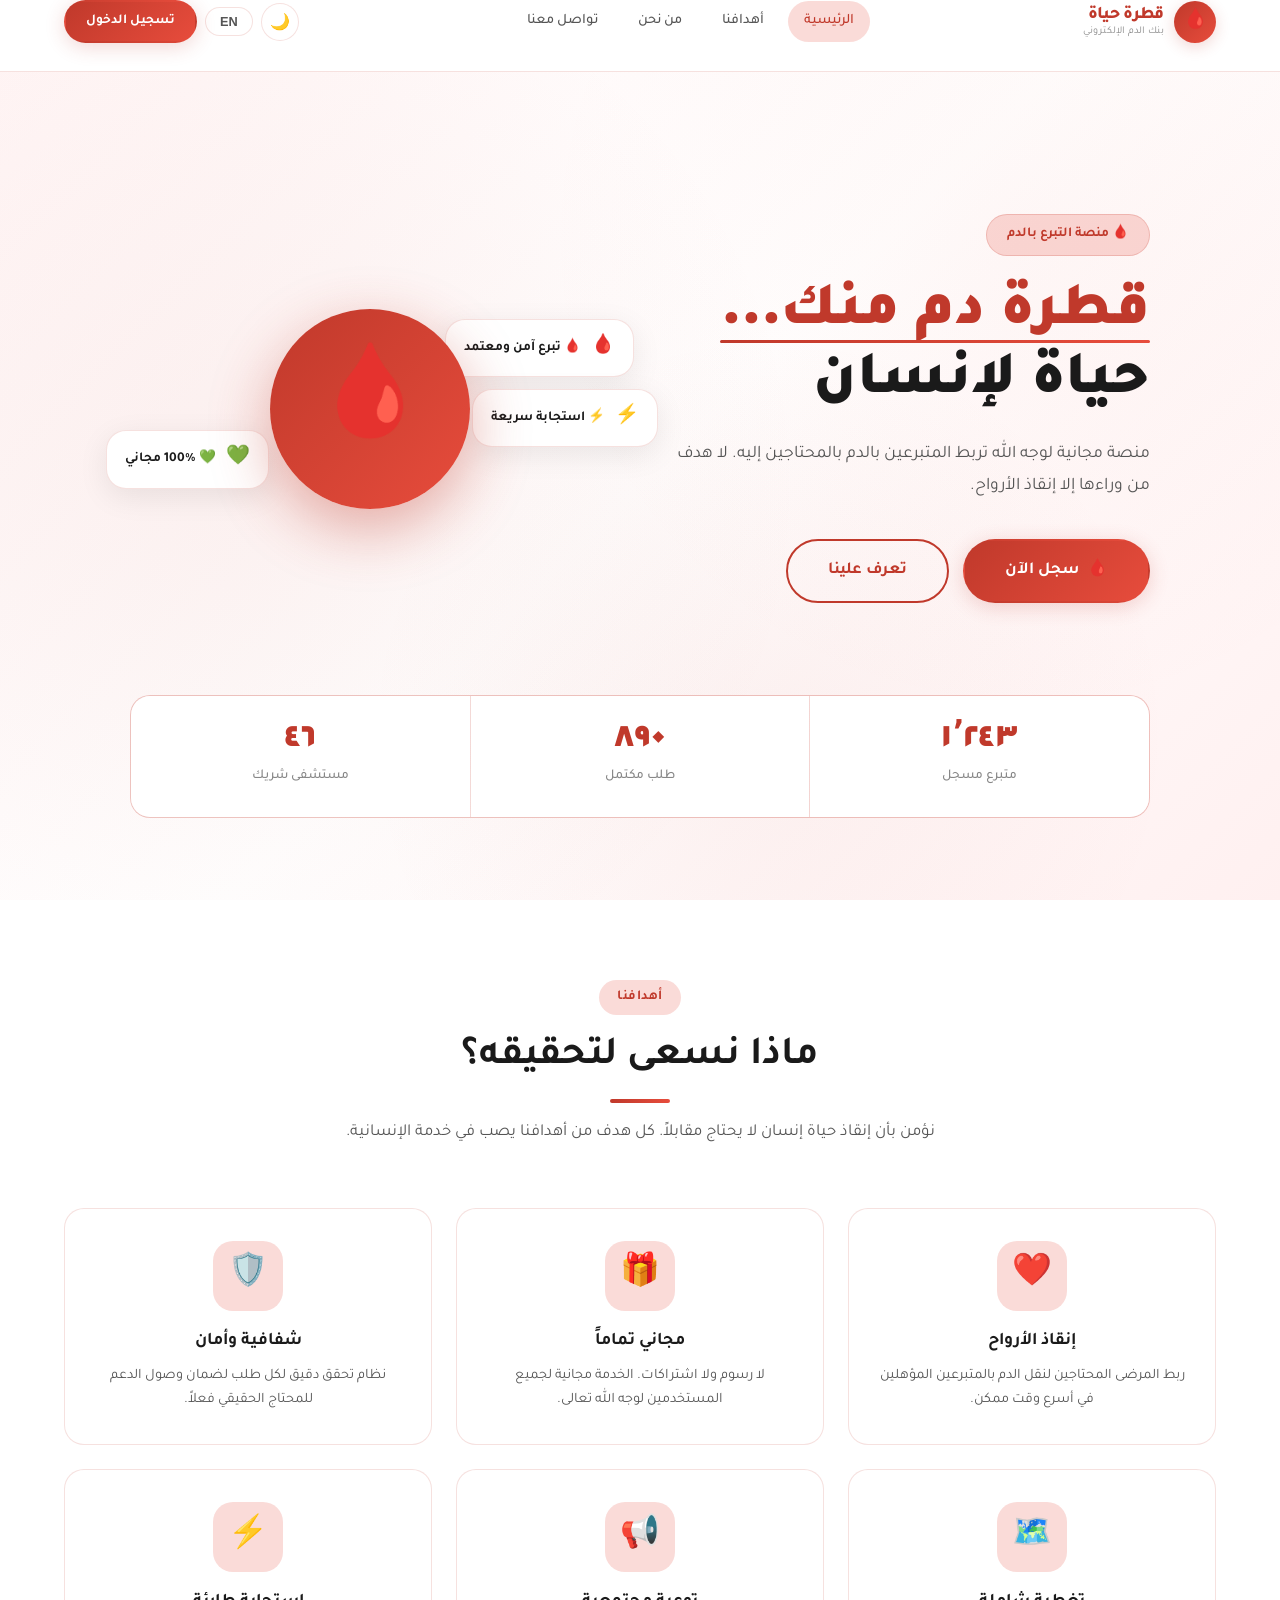
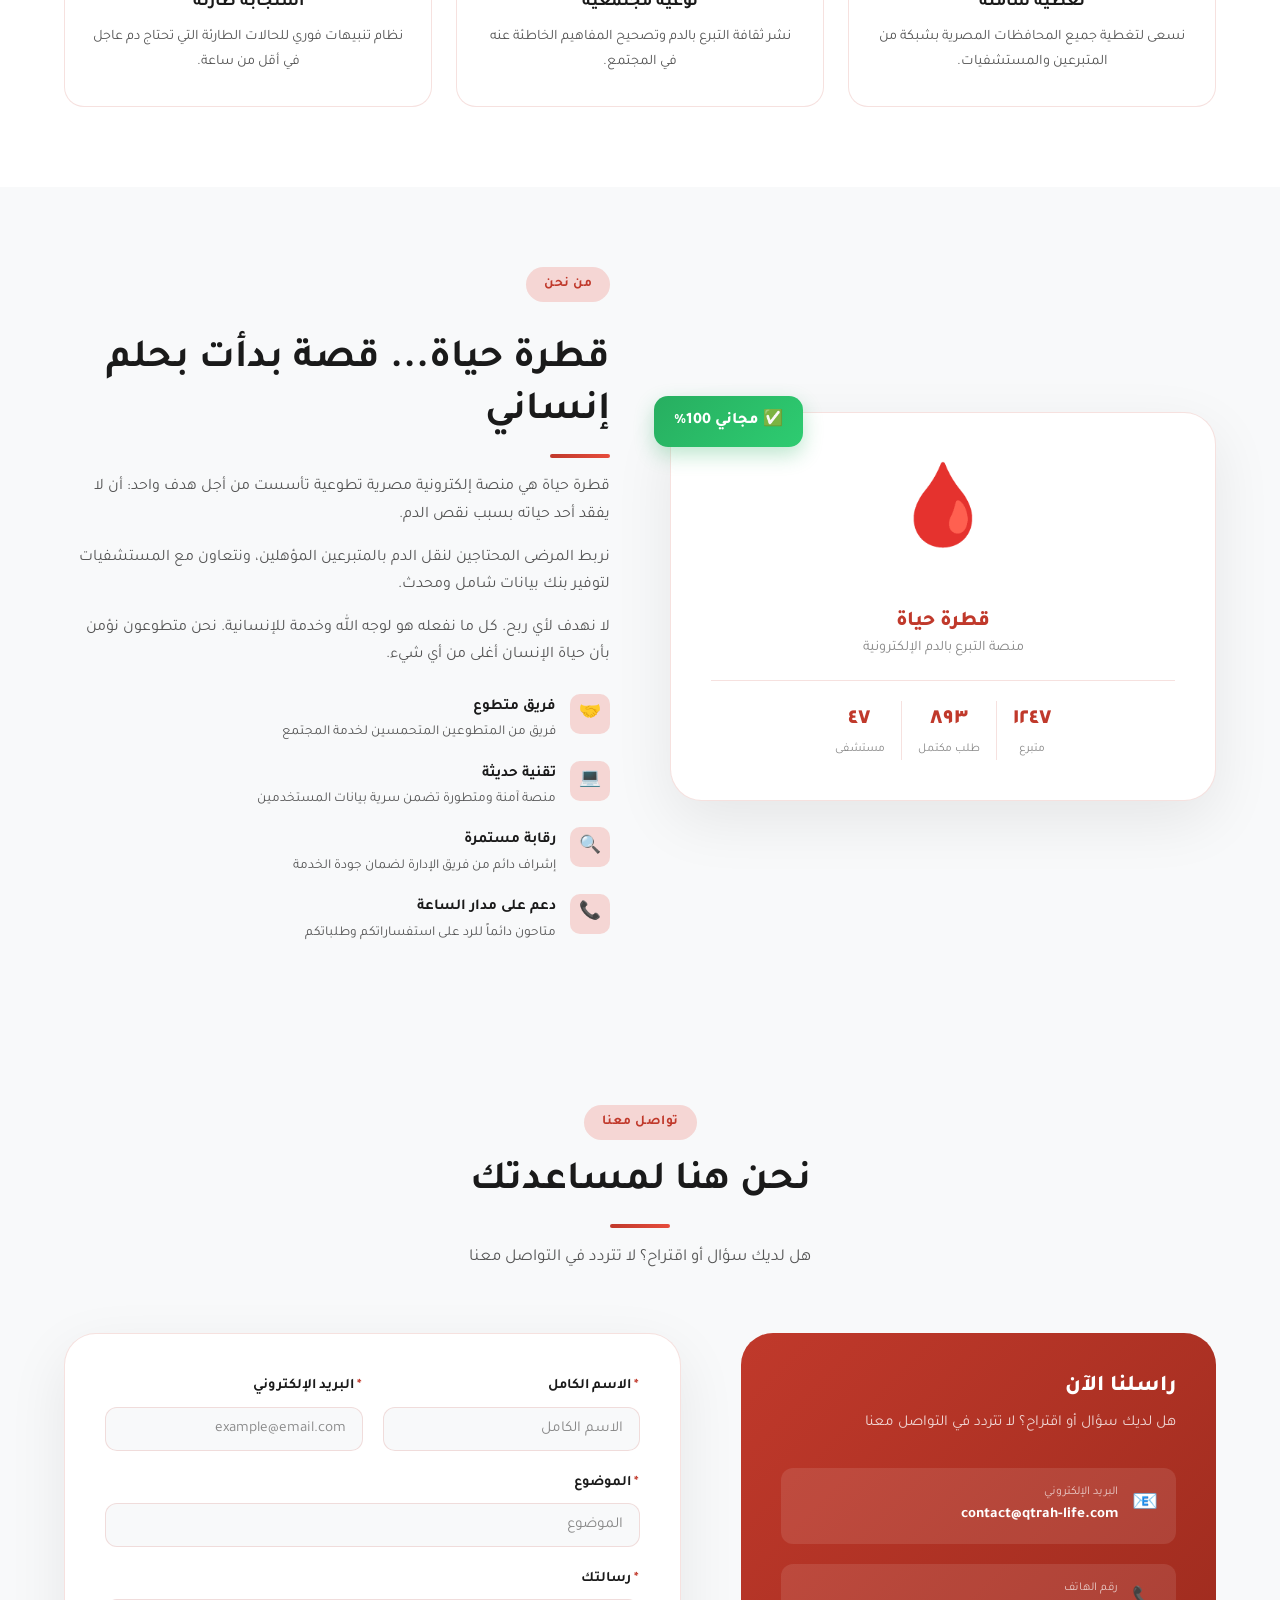
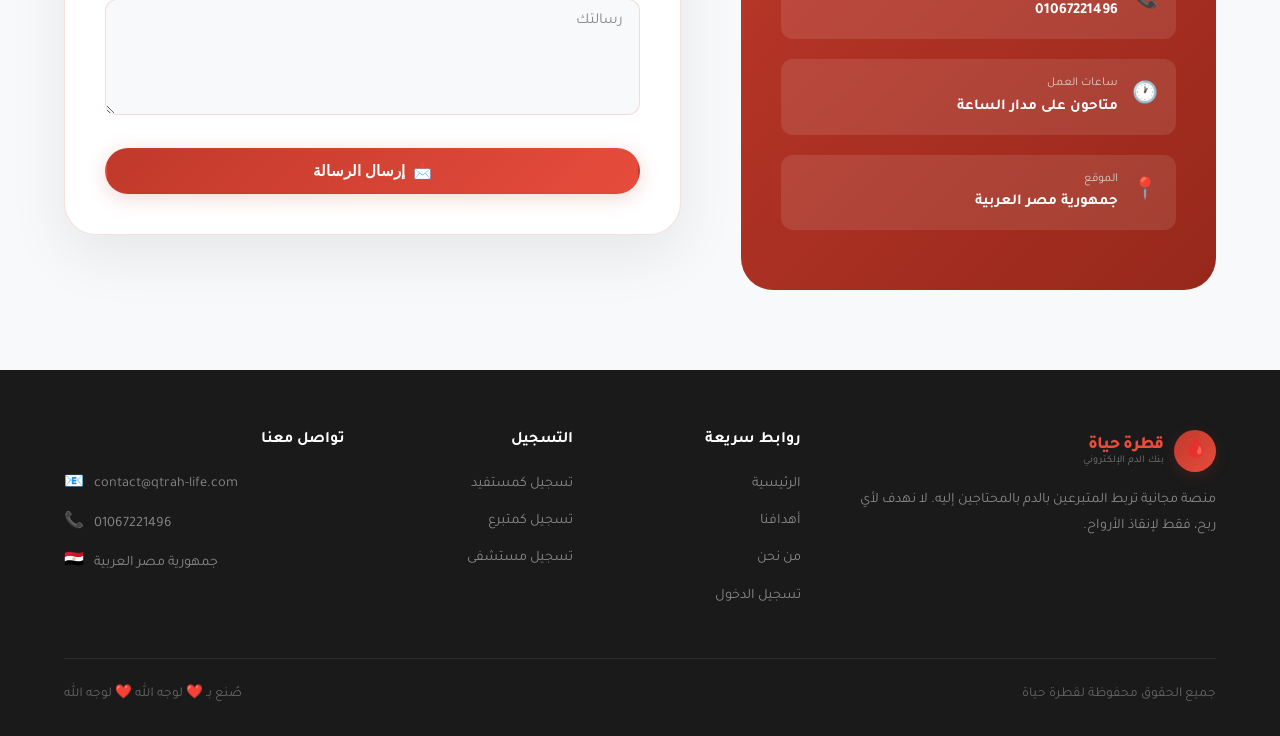
<file: index.html>
<!DOCTYPE html>
<html lang="ar" dir="rtl" data-theme="light">
<head>
  <meta charset="UTF-8">
  <meta name="viewport" content="width=device-width, initial-scale=1.0">
  <title>قطرة حياة - بنك الدم الإلكتروني</title>
  <meta name="description" content="قطرة حياة - منصة مجانية لربط المتبرعين بالدم بالمحتاجين. لا نهدف لأي ربح.">
  <link rel="icon" href="data:image/svg+xml,<svg xmlns='http://www.w3.org/2000/svg' viewBox='0 0 100 100'><text y='.9em' font-size='90'>🩸</text></svg>">
  <link rel="stylesheet" href="style.css">
  <link rel="stylesheet" href="animations.css">
  <link rel="stylesheet" href="components.css">
</head>
<body>

<header class="header" id="header">
  <div class="container">
    <div class="header-inner">
      <a href="index.html" class="logo">
        <div class="logo-icon">🩸</div>
        <div class="logo-text">
          <span class="name" data-i18n-ar="قطرة حياة" data-i18n-en="Drop of Life">قطرة حياة</span>
          <span class="tagline" data-i18n-ar="بنك الدم الإلكتروني" data-i18n-en="Online Blood Bank">بنك الدم الإلكتروني</span>
        </div>
      </a>

      <nav class="nav">
        <a href="#home" class="nav-link active" data-i18n="nav.home">الرئيسية</a>
        <a href="#goals" class="nav-link" data-i18n="nav.goals">أهدافنا</a>
        <a href="#about" class="nav-link" data-i18n="nav.about">من نحن</a>
        <a href="#contact" class="nav-link" data-i18n="nav.contact">تواصل معنا</a>
      </nav>

      <div class="header-actions">
        <button class="btn-icon theme-toggle" title="الوضع الداكن">🌙</button>
        <button class="lang-toggle">EN</button>
        <a href="login.html" class="btn btn-primary btn-sm btn-login-header ripple-btn" data-i18n="nav.login">تسجيل الدخول</a>
        <a href="dashboard-user.html" class="btn btn-outline btn-sm dash-link" style="display:none" data-i18n="nav.dashboard">لوحة التحكم</a>
        <button class="btn btn-outline btn-sm btn-logout" style="display:none" data-i18n="nav.logout">تسجيل الخروج</button>
        
        <button class="hamburger" id="hamburger" aria-label="القائمة">
          <span></span>
          <span></span>
          <span></span>
        </button>
      </div>
    </div>
  </div>
</header>

<nav class="mobile-nav" id="mobile-nav">
  <a href="#home" class="mobile-nav-link" data-i18n="nav.home" onclick="App.toggleMenu(false)">🏠 الرئيسية</a>
  <a href="#goals" class="mobile-nav-link" data-i18n="nav.goals" onclick="App.toggleMenu(false)">🎯 أهدافنا</a>
  <a href="#about" class="mobile-nav-link" data-i18n="nav.about" onclick="App.toggleMenu(false)">👥 من نحن</a>
  <a href="#contact" class="mobile-nav-link" data-i18n="nav.contact" onclick="App.toggleMenu(false)">📞 تواصل معنا</a>
  <div style="padding: 4px 0; border-top: 1px solid var(--border); margin-top: 8px;">
    <a href="login.html" class="btn btn-primary btn-full mt-8" style="justify-content:center;">🩸 تسجيل الدخول</a>
  </div>
</nav>

<main class="page-content">

  <section class="hero" id="home">
    <div class="hero-bg-pattern"></div>
    <div class="blood-drops-bg">
      <span class="blood-drop">🩸</span>
      <span class="blood-drop">❤️</span>
      <span class="blood-drop">🩸</span>
      <span class="blood-drop">💉</span>
      <span class="blood-drop">🩸</span>
      <span class="blood-drop">❤️</span>
    </div>

    <div class="container">
      <div class="hero-grid">
        <div class="hero-content animate-fadeInUp">
          <div class="hero-tag" data-i18n="hero.tag">🩸 منصة التبرع بالدم</div>

          <h1 class="hero-title">
            <span class="highlight" data-i18n-split="hero.title.1">قطرة دم منك...</span><br>
            <span data-i18n-split="hero.title.2">حياة لإنسان</span>
          </h1>

          <p class="hero-desc" data-i18n="hero.desc">
            منصة مجانية لوجه الله تربط المتبرعين بالدم بالمحتاجين إليه. لا هدف من وراءها إلا إنقاذ الأرواح.
          </p>

          <div class="hero-actions">
            <a href="login.html" class="btn btn-primary btn-lg ripple-btn">
              <span>🩸</span> <span data-i18n="hero.btn.register">سجل الآن</span>
            </a>
            <a href="#about" class="btn btn-outline btn-lg">
              <span data-i18n="hero.btn.learn">تعرف علينا</span>
            </a>
          </div>
        </div>

        <div class="hero-visual animate-fadeIn delay-300">
          <div class="hero-icon-wrap">
            <div class="hero-main-icon">🩸</div>
          </div>
          <div class="hero-floating-cards">
            <div class="hero-float-card">
              <span class="icon">🩸</span>
              <span data-i18n="hero.card1">تبرع آمن ومعتمد</span>
            </div>
            <div class="hero-float-card">
              <span class="icon">💚</span>
              <span data-i18n="hero.card2">100% مجاني</span>
            </div>
            <div class="hero-float-card">
              <span class="icon">⚡</span>
              <span data-i18n="hero.card3">استجابة سريعة</span>
            </div>
          </div>
        </div>
      </div>

      <div class="stats-bar reveal mt-32">
        <div class="stat-item">
          <div class="stat-number" data-target="1247">٠</div>
          <div class="stat-label" data-i18n="stat.donors">متبرع مسجل</div>
        </div>
        <div class="stat-item">
          <div class="stat-number" data-target="893">٠</div>
          <div class="stat-label" data-i18n="stat.requests">طلب مكتمل</div>
        </div>
        <div class="stat-item">
          <div class="stat-number" data-target="47">٠</div>
          <div class="stat-label" data-i18n="stat.hospitals">مستشفى شريك</div>
        </div>
      </div>
    </div>
  </section>

  <section class="section" id="goals">
    <div class="container">
      <div class="section-header reveal">
        <div class="section-tag" data-i18n="goals.tag">أهدافنا</div>
        <h2 class="section-title" data-i18n="goals.title">ماذا نسعى لتحقيقه؟</h2>
        <div class="divider"></div>
        <p class="section-desc" data-i18n="goals.desc">
          نؤمن بأن إنقاذ حياة إنسان لا يحتاج مقابلاً. كل هدف من أهدافنا يصب في خدمة الإنسانية.
        </p>
      </div>

      <div class="goals-grid">
        <div class="goal-card reveal delay-100">
          <div class="goal-icon">❤️</div>
          <h3 class="goal-title" data-i18n="goal1.title">إنقاذ الأرواح</h3>
          <p class="goal-desc" data-i18n="goal1.desc">ربط المرضى المحتاجين لنقل الدم بالمتبرعين المؤهلين في أسرع وقت ممكن.</p>
        </div>

        <div class="goal-card reveal delay-200">
          <div class="goal-icon">🎁</div>
          <h3 class="goal-title" data-i18n="goal2.title">مجاني تماماً</h3>
          <p class="goal-desc" data-i18n="goal2.desc">لا رسوم ولا اشتراكات. الخدمة مجانية لجميع المستخدمين لوجه الله تعالى.</p>
        </div>

        <div class="goal-card reveal delay-300">
          <div class="goal-icon">🛡️</div>
          <h3 class="goal-title" data-i18n="goal3.title">شفافية وأمان</h3>
          <p class="goal-desc" data-i18n="goal3.desc">نظام تحقق دقيق لكل طلب لضمان وصول الدعم للمحتاج الحقيقي فعلاً.</p>
        </div>

        <div class="goal-card reveal delay-100">
          <div class="goal-icon">🗺️</div>
          <h3 class="goal-title" data-i18n="goal4.title">تغطية شاملة</h3>
          <p class="goal-desc" data-i18n="goal4.desc">نسعى لتغطية جميع المحافظات المصرية بشبكة من المتبرعين والمستشفيات.</p>
        </div>

        <div class="goal-card reveal delay-200">
          <div class="goal-icon">📢</div>
          <h3 class="goal-title" data-i18n="goal5.title">توعية مجتمعية</h3>
          <p class="goal-desc" data-i18n="goal5.desc">نشر ثقافة التبرع بالدم وتصحيح المفاهيم الخاطئة عنه في المجتمع.</p>
        </div>

        <div class="goal-card reveal delay-300">
          <div class="goal-icon">⚡</div>
          <h3 class="goal-title" data-i18n="goal6.title">استجابة طارئة</h3>
          <p class="goal-desc" data-i18n="goal6.desc">نظام تنبيهات فوري للحالات الطارئة التي تحتاج دم عاجل في أقل من ساعة.</p>
        </div>
      </div>
    </div>
  </section>

  <section class="section" id="about" style="background: var(--bg-secondary);">
    <div class="container">
      <div class="about-grid">
        <div class="about-visual reveal-left" style="position:relative;">
          <div class="about-main-card">
            <span class="about-main-icon">🩸</span>
            <h3 style="color: var(--primary); font-size: 1.3rem; font-weight: 800;">قطرة حياة</h3>
            <p style="font-size: 0.9rem; color: var(--text-muted); margin: 0;">منصة التبرع بالدم الإلكترونية</p>
            <div style="margin-top: 20px; padding-top: 20px; border-top: 1px solid var(--border); display: flex; gap: 16px; justify-content: center; flex-wrap:wrap;">
              <div style="text-align: center;">
                <div style="font-size: 1.4rem; font-weight: 800; color: var(--primary);">١٢٤٧</div>
                <div style="font-size: 0.75rem; color: var(--text-muted);">متبرع</div>
              </div>
              <div style="width: 1px; background: var(--border);"></div>
              <div style="text-align: center;">
                <div style="font-size: 1.4rem; font-weight: 800; color: var(--primary);">٨٩٣</div>
                <div style="font-size: 0.75rem; color: var(--text-muted);">طلب مكتمل</div>
              </div>
              <div style="width: 1px; background: var(--border);"></div>
              <div style="text-align: center;">
                <div style="font-size: 1.4rem; font-weight: 800; color: var(--primary);">٤٧</div>
                <div style="font-size: 0.75rem; color: var(--text-muted);">مستشفى</div>
              </div>
            </div>
          </div>

          <div class="about-free-badge" style="position: absolute; top: -16px; left: -16px; background: linear-gradient(135deg, #27AE60, #2ECC71); color: white; padding: 12px 20px; border-radius: 14px; font-weight: 800; box-shadow: 0 8px 20px rgba(39,174,96,0.3); white-space:nowrap;">
            ✅ مجاني 100%
          </div>
        </div>

        <div class="about-content reveal-right">
          <div class="section-tag" data-i18n="about.tag">من نحن</div>
          <h2 class="section-title mt-16" data-i18n="about.title">قطرة حياة... قصة بدأت بحلم إنساني</h2>
          <div class="divider" style="margin: 16px 0;"></div>

          <p data-i18n="about.p1">قطرة حياة هي منصة إلكترونية مصرية تطوعية تأسست من أجل هدف واحد: أن لا يفقد أحد حياته بسبب نقص الدم.</p>
          <p data-i18n="about.p2">نربط المرضى المحتاجين لنقل الدم بالمتبرعين المؤهلين، ونتعاون مع المستشفيات لتوفير بنك بيانات شامل ومحدث.</p>
          <p data-i18n="about.p3">لا نهدف لأي ربح. كل ما نفعله هو لوجه الله وخدمة للإنسانية. نحن متطوعون نؤمن بأن حياة الإنسان أغلى من أي شيء.</p>

          <ul class="about-points mt-24">
            <li class="about-point">
              <div class="about-point-icon">🤝</div>
              <div class="about-point-text">
                <div class="title" data-i18n="about.point1.title">فريق متطوع</div>
                <p class="desc" data-i18n="about.point1.desc">فريق من المتبرعين المتحمسين لخدمة المجتمع</p>
              </div>
            </li>
            <li class="about-point">
              <div class="about-point-icon">💻</div>
              <div class="about-point-text">
                <div class="title" data-i18n="about.point2.title">تقنية حديثة</div>
                <p class="desc" data-i18n="about.point2.desc">منصة آمنة ومتطورة تضمن سرية بيانات المستخدمين</p>
              </div>
            </li>
            <li class="about-point">
              <div class="about-point-icon">🔍</div>
              <div class="about-point-text">
                <div class="title" data-i18n="about.point3.title">رقابة مستمرة</div>
                <p class="desc" data-i18n="about.point3.desc">إشراف دائم من فريق الإدارة لضمان جودة الخدمة</p>
              </div>
            </li>
            <li class="about-point">
              <div class="about-point-icon">📞</div>
              <div class="about-point-text">
                <div class="title" data-i18n="about.point4.title">دعم على مدار الساعة</div>
                <p class="desc" data-i18n="about.point4.desc">متاحون دائماً للرد على استفساراتكم وطلباتكم</p>
              </div>
            </li>
          </ul>
        </div>
      </div>
    </div>
  </section>

  <section class="section contact-section" id="contact">
    <div class="container">
      <div class="section-header reveal">
        <div class="section-tag" data-i18n="contact.tag">تواصل معنا</div>
        <h2 class="section-title" data-i18n="contact.title">نحن هنا لمساعدتك</h2>
        <div class="divider"></div>
        <p class="section-desc" data-i18n="contact.desc">هل لديك سؤال أو اقتراح؟ لا تتردد في التواصل معنا</p>
      </div>

      <div class="contact-grid">
        <div class="contact-info-card reveal-left">
          <h3 class="contact-info-title" data-i18n="contact.form.title">راسلنا الآن</h3>
          <p class="contact-info-desc" data-i18n="contact.desc">نحن هنا لمساعدتك في أي وقت</p>

          <a href="mailto:contact@qtrah-life.com" class="contact-detail">
            <span class="icon">📧</span>
            <div class="info">
              <span class="label" data-i18n="contact.email.label">البريد الإلكتروني</span>
              <span class="value">contact@qtrah-life.com</span>
            </div>
          </a>

          <a href="tel:01067221496" class="contact-detail">
            <span class="icon">📞</span>
            <div class="info">
              <span class="label" data-i18n="contact.phone.label">رقم الهاتف</span>
              <span class="value">01067221496</span>
            </div>
          </a>

          <div class="contact-detail" style="cursor: default;">
            <span class="icon">🕐</span>
            <div class="info">
              <span class="label">ساعات العمل</span>
              <span class="value">متاحون على مدار الساعة</span>
            </div>
          </div>

          <div class="contact-detail" style="cursor: default;">
            <span class="icon">📍</span>
            <div class="info">
              <span class="label">الموقع</span>
              <span class="value">جمهورية مصر العربية</span>
            </div>
          </div>
        </div>

        <div class="contact-form-card reveal-right">
          <form id="form-contact">
            <div class="form-grid-2">
              <div class="form-group">
                <label class="form-label"><span class="required">*</span> <span data-i18n="contact.form.name">الاسم الكامل</span></label>
                <input type="text" name="contact_name" class="form-control" data-validate='{"required":true}' data-i18n-placeholder="contact.form.name" placeholder="الاسم الكامل">
                <div class="form-error"></div>
              </div>

              <div class="form-group">
                <label class="form-label"><span class="required">*</span> <span data-i18n="contact.form.email">البريد الإلكتروني</span></label>
                <input type="email" name="contact_email" class="form-control" data-validate='{"required":true,"email":true}' placeholder="example@email.com">
                <div class="form-error"></div>
              </div>
            </div>

            <div class="form-group">
              <label class="form-label"><span class="required">*</span> <span data-i18n="contact.form.subject">الموضوع</span></label>
              <input type="text" name="contact_subject" class="form-control" data-validate='{"required":true}' data-i18n-placeholder="contact.form.subject" placeholder="موضوع رسالتك">
              <div class="form-error"></div>
            </div>

            <div class="form-group">
              <label class="form-label"><span class="required">*</span> <span data-i18n="contact.form.message">رسالتك</span></label>
              <textarea name="contact_message" class="form-control" rows="5" data-validate='{"required":true}' data-i18n-placeholder="contact.form.message" placeholder="اكتب رسالتك هنا..."></textarea>
              <div class="form-error"></div>
            </div>

            <button type="submit" class="btn btn-primary btn-full ripple-btn">
              <span>📩</span> <span data-i18n="contact.form.send">إرسال الرسالة</span>
            </button>
          </form>
        </div>
      </div>
    </div>
  </section>

</main>

<footer class="footer">
  <div class="container">
    <div class="footer-grid">
      <div class="footer-brand">
        <div class="logo">
          <div class="logo-icon" style="animation: none;">🩸</div>
          <div class="logo-text">
            <span class="name">قطرة حياة</span>
            <span class="tagline">بنك الدم الإلكتروني</span>
          </div>
        </div>
        <p class="footer-desc" data-i18n="footer.desc">
          منصة مجانية تربط المتبرعين بالدم بالمحتاجين إليه. لا نهدف لأي ربح، فقط لإنقاذ الأرواح.
        </p>
      </div>

      <div>
        <h4 class="footer-title" data-i18n="footer.links">روابط سريعة</h4>
        <ul class="footer-links">
          <li><a href="#home" data-i18n="nav.home">الرئيسية</a></li>
          <li><a href="#goals" data-i18n="nav.goals">أهدافنا</a></li>
          <li><a href="#about" data-i18n="nav.about">من نحن</a></li>
          <li><a href="login.html" data-i18n="nav.login">تسجيل الدخول</a></li>
        </ul>
      </div>

      <div>
        <h4 class="footer-title">التسجيل</h4>
        <ul class="footer-links">
          <li><a href="register-beneficiary.html">تسجيل كمستفيد</a></li>
          <li><a href="register-donor.html">تسجيل كمتبرع</a></li>
          <li><a href="register-hospital.html">تسجيل مستشفى</a></li>
        </ul>
      </div>

      <div>
        <h4 class="footer-title" data-i18n="footer.contact">تواصل معنا</h4>
        <div class="footer-contact-item">
          <span class="icon">📧</span>
          <span>contact@qtrah-life.com</span>
        </div>
        <div class="footer-contact-item">
          <span class="icon">📞</span>
          <span>01067221496</span>
        </div>
        <div class="footer-contact-item">
          <span class="icon">🇪🇬</span>
          <span>جمهورية مصر العربية</span>
        </div>
      </div>
    </div>

    <div class="footer-bottom">
      <p data-i18n="footer.rights">جميع الحقوق محفوظة لقطرة حياة © 2024</p>
      <p><span data-i18n="footer.made">صُنع بـ</span> <span class="heart">❤️</span> <span>لوجه الله</span></p>
    </div>
  </div>
</footer>

<script src="app.js"></script>
<script src="sheets.js"></script>
<script src="forms.js"></script>
<script src="chat.js"></script>

<script>
  document.addEventListener('DOMContentLoaded', () => {
    const heroTitle = document.querySelector('.hero-title');
    if (heroTitle) {
      const updateHeroTitle = () => {
        if (App.lang === 'en') {
          heroTitle.innerHTML = '<span class="highlight">One Drop From You...</span><br><span>A Life For Someone</span>';
        }
      };
      updateHeroTitle();
    }
  });
</script>

</body>
</html>
</file>
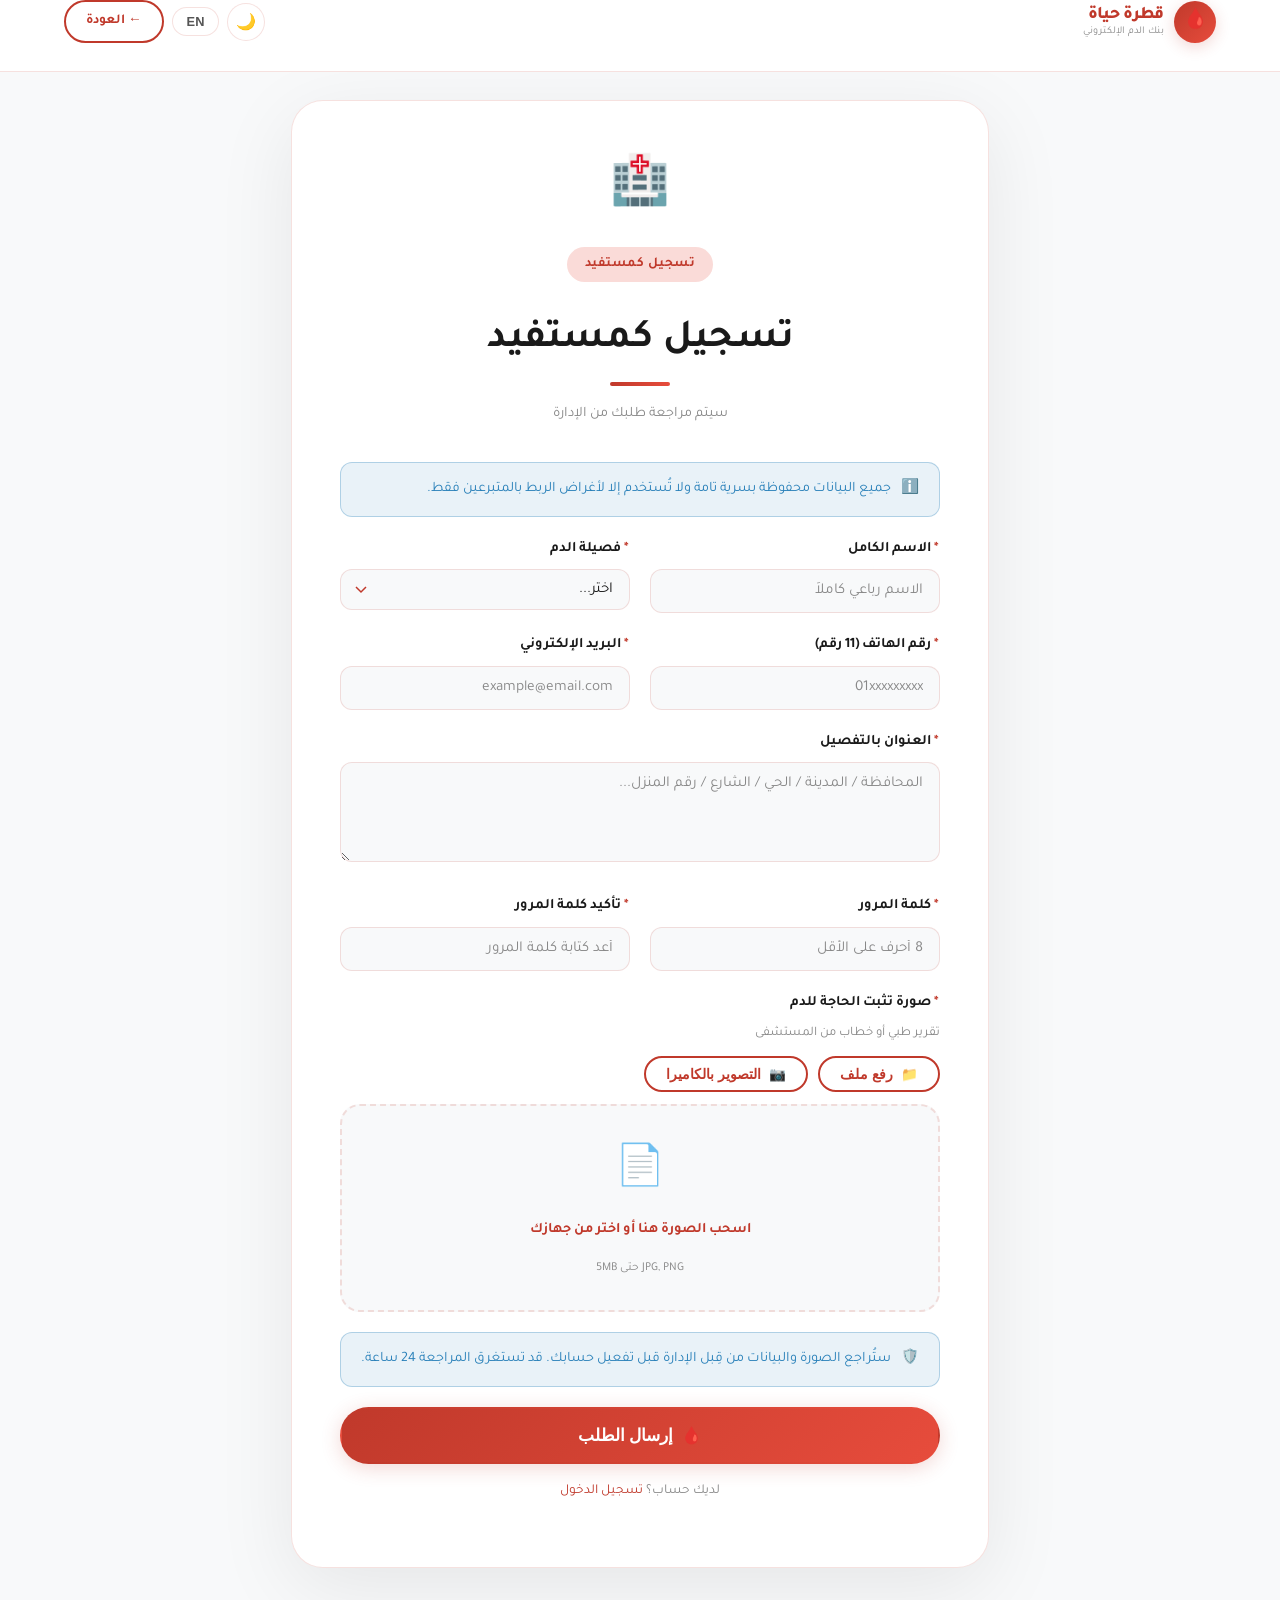
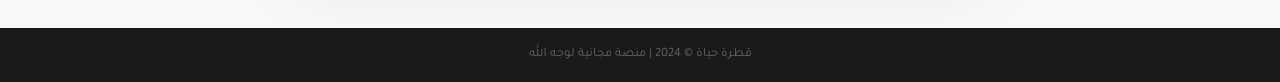
<file: register-beneficiary.html>
<!DOCTYPE html>
<html lang="ar" dir="rtl" data-theme="light">
<head>
  <meta charset="UTF-8">
  <meta name="viewport" content="width=device-width, initial-scale=1.0">
  <title>تسجيل مستفيد - قطرة حياة</title>
  <link rel="icon" href="data:image/svg+xml,<svg xmlns='http://www.w3.org/2000/svg' viewBox='0 0 100 100'><text y='.9em' font-size='90'>🩸</text></svg>">
  <link rel="stylesheet" href="style.css">
  <link rel="stylesheet" href="animations.css">
  <link rel="stylesheet" href="components.css">
</head>
<body>

<header class="header">
  <div class="container">
    <div class="header-inner">
      <a href="index.html" class="logo">
        <div class="logo-icon">🩸</div>
        <div class="logo-text"><span class="name">قطرة حياة</span><span class="tagline">بنك الدم الإلكتروني</span></div>
      </a>
      <div class="header-actions">
        <button class="btn-icon theme-toggle">🌙</button>
        <button class="lang-toggle">EN</button>
        <a href="login.html" class="btn btn-outline btn-sm">← العودة</a>
      </div>
    </div>
  </div>
</header>

<main class="register-page">
  <div class="container">
    <div class="register-card animate-fadeInUp">
      <div class="register-header">
        <span class="register-icon">🏥</span>
        <div class="section-tag" style="display:inline-flex;" data-i18n="reg.beneficiary.title">تسجيل كمستفيد</div>
        <h2 class="section-title mt-16" data-i18n="reg.beneficiary.title">تسجيل مستفيد</h2>
        <div class="divider"></div>
        <p style="color: var(--text-muted); font-size: 0.9rem;" data-i18n="reg.pending">سيتم مراجعة طلبك من الإدارة</p>
      </div>

      <!-- Alert -->
      <div class="alert alert-info">
        <span>ℹ️</span>
        <span>جميع البيانات محفوظة بسرية تامة ولا تُستخدم إلا لأغراض الربط بالمتبرعين فقط.</span>
      </div>

      <form id="form-beneficiary">
        <div class="form-grid-2">
          <div class="form-group">
            <label class="form-label"><span class="required">*</span> <span data-i18n="reg.fullname">الاسم الكامل</span></label>
            <input type="text" name="fullname" class="form-control" data-validate='{"required":true}' placeholder="الاسم رباعي كاملاً">
            <div class="form-error"></div>
          </div>

          <div class="form-group">
            <label class="form-label"><span class="required">*</span> <span data-i18n="reg.blood">فصيلة الدم</span></label>
            <select name="blood_type" class="form-control" data-validate='{"required":true}'>
              <option value="" data-i18n="select">اختر الفصيلة...</option>
              <option value="A+">A+</option>
              <option value="A-">A-</option>
              <option value="B+">B+</option>
              <option value="B-">B-</option>
              <option value="AB+">AB+</option>
              <option value="AB-">AB-</option>
              <option value="O+">O+</option>
              <option value="O-">O-</option>
            </select>
            <div class="form-error"></div>
          </div>
        </div>

        <div class="form-grid-2">
          <div class="form-group">
            <label class="form-label"><span class="required">*</span> <span data-i18n="reg.phone">رقم الهاتف</span></label>
            <input type="tel" name="phone" class="form-control" data-validate='{"required":true,"phone":true}' placeholder="01xxxxxxxxx" maxlength="11" style="direction:ltr;text-align:right;">
            <div class="form-error"></div>
          </div>

          <div class="form-group">
            <label class="form-label"><span class="required">*</span> <span data-i18n="reg.email">البريد الإلكتروني</span></label>
            <input type="email" name="email" class="form-control" data-validate='{"required":true,"email":true}' placeholder="example@email.com">
            <div class="form-error"></div>
          </div>
        </div>

        <div class="form-group">
          <label class="form-label"><span class="required">*</span> <span data-i18n="reg.address">العنوان بالتفصيل</span></label>
          <textarea name="address" class="form-control" rows="3" data-validate='{"required":true}' placeholder="المحافظة / المدينة / الحي / الشارع / رقم المنزل..."></textarea>
          <div class="form-error"></div>
        </div>

        <div class="form-grid-2">
          <div class="form-group">
            <label class="form-label"><span class="required">*</span> <span data-i18n="reg.password">كلمة المرور</span></label>
            <input type="password" name="password" id="reg-pass" class="form-control" data-validate='{"required":true,"minlength":8}' placeholder="8 أحرف على الأقل">
            <div class="form-error"></div>
          </div>

          <div class="form-group">
            <label class="form-label"><span class="required">*</span> <span data-i18n="reg.confirm">تأكيد كلمة المرور</span></label>
            <input type="password" name="confirm_pass" id="reg-confirm" class="form-control" data-validate='{"required":true}' placeholder="أعد كتابة كلمة المرور">
            <div class="form-error"></div>
          </div>
        </div>

        <!-- Proof Upload -->
        <div class="form-group">
          <label class="form-label">
            <span class="required">*</span> <span data-i18n="reg.proof">صورة تثبت الحاجة للدم</span>
          </label>
          <p style="font-size: 0.82rem; color: var(--text-muted); margin-bottom: 10px;" data-i18n="reg.proof.hint">
            تقرير طبي أو خطاب من المستشفى يثبت احتياجك للدم
          </p>

          <!-- Upload options -->
          <div style="display: flex; gap: 10px; margin-bottom: 12px;">
            <button type="button" class="btn btn-outline btn-sm" onclick="document.getElementById('proof-input').click()">
              📁 <span data-i18n="upload.file">رفع ملف</span>
            </button>
            <button type="button" class="btn btn-outline btn-sm" id="btn-camera" onclick="openCameraModal()">
              📷 <span data-i18n="camera.capture">التصوير بالكاميرا</span>
            </button>
          </div>

          <input type="file" id="proof-input" accept="image/*" style="display:none">
          <input type="hidden" id="camera-dataurl" name="proof_dataurl">

          <div id="upload-area" class="upload-area">
            <div class="upload-icon">📄</div>
            <p class="upload-text">
              <span>اسحب الصورة هنا أو </span>
              <span style="color:var(--primary);cursor:pointer;" onclick="document.getElementById('proof-input').click()">اختر من جهازك</span>
            </p>
            <p style="font-size: 0.75rem; color: var(--text-muted); margin: 4px 0 0;">JPG, PNG حتى 5MB</p>
          </div>

          <div id="proof-preview"></div>
        </div>

        <!-- Admin Note -->
        <div class="alert alert-info">
          <span>🛡️</span>
          <span>ستُراجع الصورة والبيانات من قِبل الإدارة قبل تفعيل حسابك. قد تستغرق المراجعة 24 ساعة.</span>
        </div>

        <button type="submit" class="btn btn-primary btn-full btn-lg ripple-btn">
          <span>🩸</span> <span data-i18n="reg.submit">إرسال الطلب</span>
        </button>

        <p class="text-center mt-16" style="font-size: 0.85rem; color: var(--text-muted);">
          لديك حساب؟ <a href="#" onclick="showLoginModal()">تسجيل الدخول</a>
        </p>
      </form>
    </div>
  </div>
</main>

<!-- Camera Modal -->
<div class="modal-overlay" id="camera-modal">
  <div class="modal">
    <div class="modal-header">
      <h3 class="modal-title">📷 التصوير بالكاميرا</h3>
      <button class="modal-close" onclick="closeCameraModal()">✕</button>
    </div>
    <video id="camera-video" class="camera-video" autoplay playsinline></video>
    <canvas id="capture-canvas" style="display:none;"></canvas>
    <div class="camera-controls">
      <button class="btn btn-primary" id="btn-capture">📸 التقاط الصورة</button>
      <button class="btn btn-outline" onclick="closeCameraModal()">إلغاء</button>
    </div>
  </div>
</div>

<footer style="background: var(--text-dark); padding: 16px; text-align: center; color: #666; font-size: 0.8rem;">
  قطرة حياة © 2024 | منصة مجانية لوجه الله
</footer>

<script src="app.js"></script>
<script src="sheets.js"></script>
<script src="forms.js"></script>

<script>
  // Upload area
  const uploadAreaEl = document.getElementById('upload-area');
  const proofInputEl = document.getElementById('proof-input');
  const proofPreviewEl = document.getElementById('proof-preview');

  uploadAreaEl.addEventListener('click', () => proofInputEl.click());
  uploadAreaEl.addEventListener('dragover', (e) => { e.preventDefault(); uploadAreaEl.classList.add('dragover'); });
  uploadAreaEl.addEventListener('dragleave', () => uploadAreaEl.classList.remove('dragover'));
  uploadAreaEl.addEventListener('drop', (e) => {
    e.preventDefault();
    uploadAreaEl.classList.remove('dragover');
    handleFile(e.dataTransfer.files[0]);
  });
  proofInputEl.addEventListener('change', () => handleFile(proofInputEl.files[0]));

  function handleFile(file) {
    if (!file || !file.type.startsWith('image/')) {
      App.showToast('يرجى اختيار صورة فقط', 'error');
      return;
    }
    const reader = new FileReader();
    reader.onload = (e) => {
      proofPreviewEl.innerHTML = `
        <div class="upload-preview" style="margin-top:12px;">
          <img src="${e.target.result}" alt="إثبات" style="width:100%;max-height:200px;object-fit:cover;border-radius:8px;">
          <button class="upload-remove" onclick="clearUpload()">✕</button>
        </div>`;
      uploadAreaEl.style.display = 'none';
    };
    reader.readAsDataURL(file);
  }

  function clearUpload() {
    proofPreviewEl.innerHTML = '';
    uploadAreaEl.style.display = '';
    proofInputEl.value = '';
  }

  function openCameraModal() {
    App.openModal('camera-modal');
    Camera.open('camera-video');
  }

  function closeCameraModal() {
    Camera.close();
    App.closeModal('camera-modal');
  }

  document.getElementById('btn-capture').addEventListener('click', () => {
    const video = document.getElementById('camera-video');
    const canvas = document.getElementById('capture-canvas');
    canvas.width = video.videoWidth;
    canvas.height = video.videoHeight;
    canvas.getContext('2d').drawImage(video, 0, 0);
    const dataUrl = canvas.toDataURL('image/jpeg', 0.8);

    proofPreviewEl.innerHTML = `
      <div class="upload-preview" style="margin-top:12px;">
        <img src="${dataUrl}" alt="صورة كاميرا" style="width:100%;max-height:200px;object-fit:cover;border-radius:8px;">
        <button class="upload-remove" onclick="clearUpload()">✕</button>
      </div>`;
    uploadAreaEl.style.display = 'none';
    document.getElementById('camera-dataurl').value = dataUrl;
    closeCameraModal();
  });

  // Password match validation
  document.getElementById('reg-confirm').addEventListener('blur', () => {
    const pass = document.getElementById('reg-pass').value;
    const confirm = document.getElementById('reg-confirm').value;
    const group = document.getElementById('reg-confirm').closest('.form-group');
    const error = group.querySelector('.form-error');
    if (pass !== confirm) {
      group.classList.add('error');
      error.textContent = 'كلمتا المرور غير متطابقتين';
    } else {
      group.classList.remove('error');
      error.textContent = '';
    }
  });
</script>
</body>
</html>
</file>
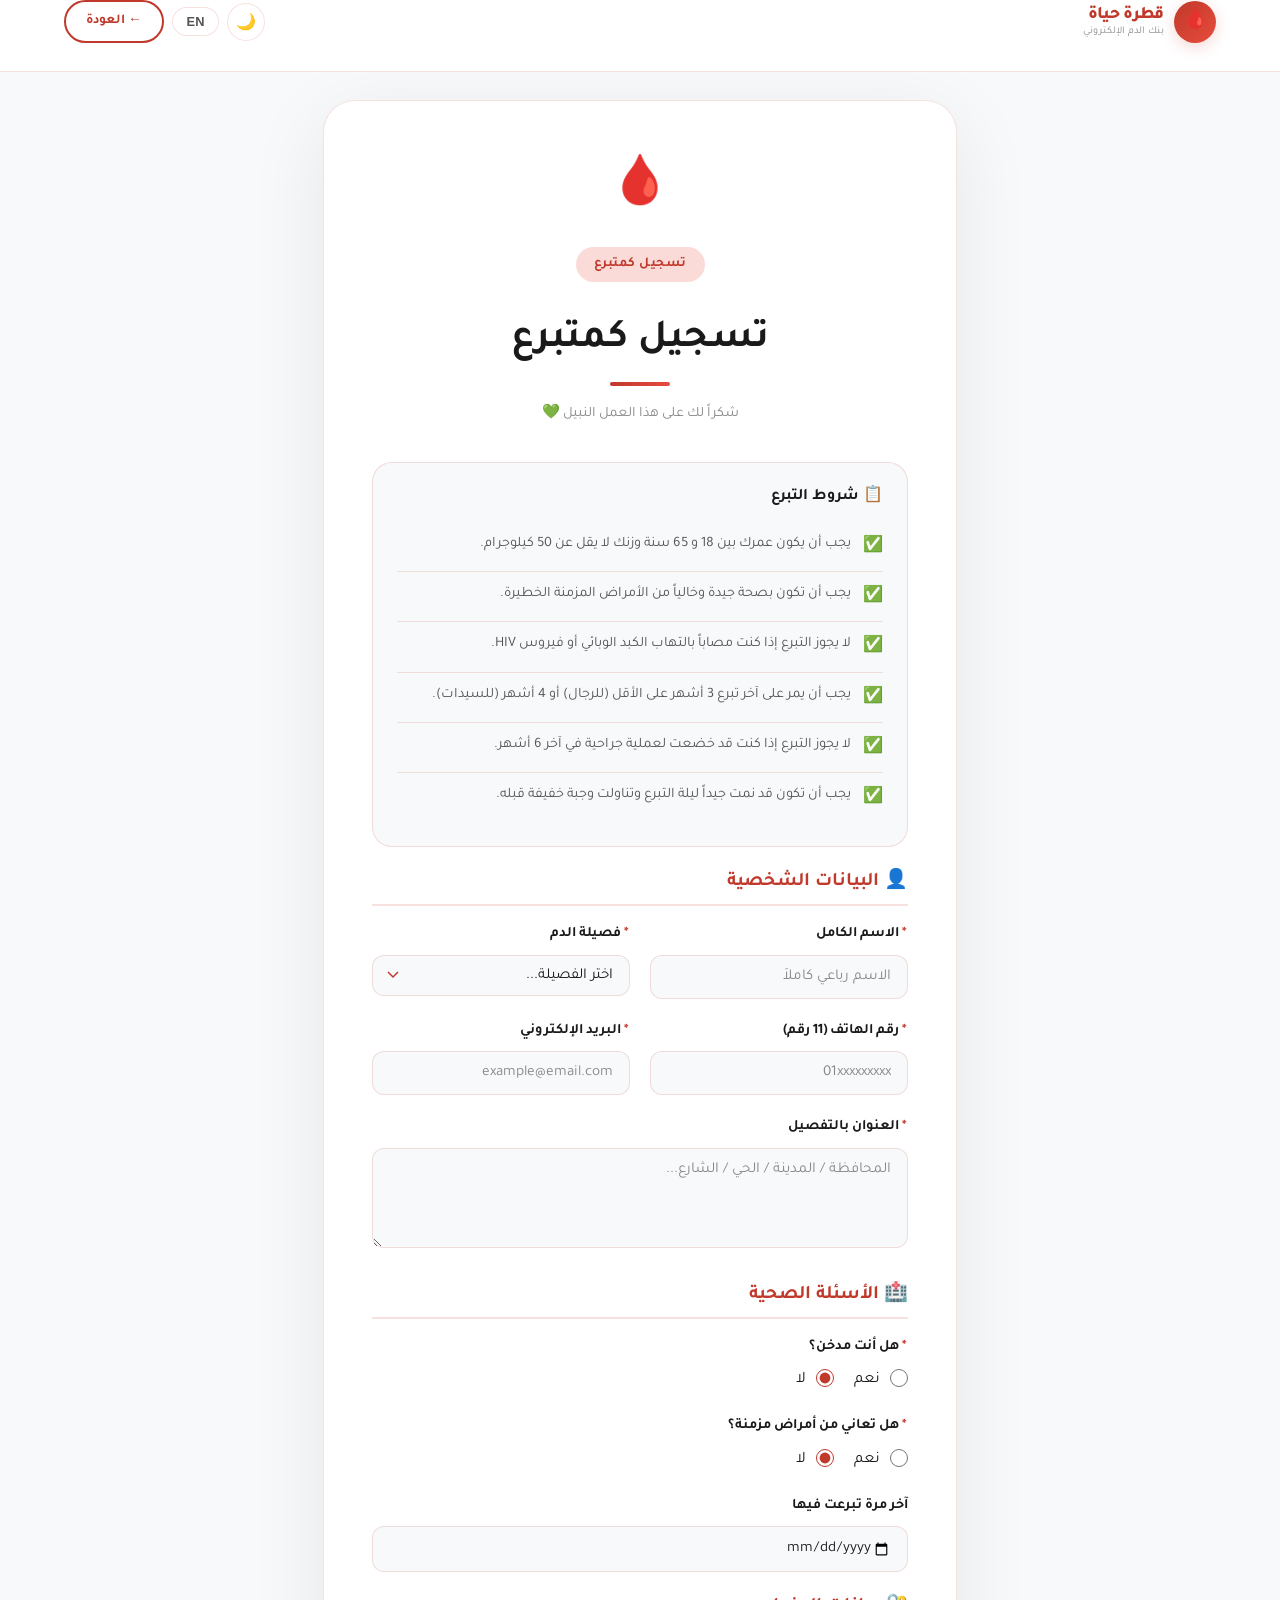
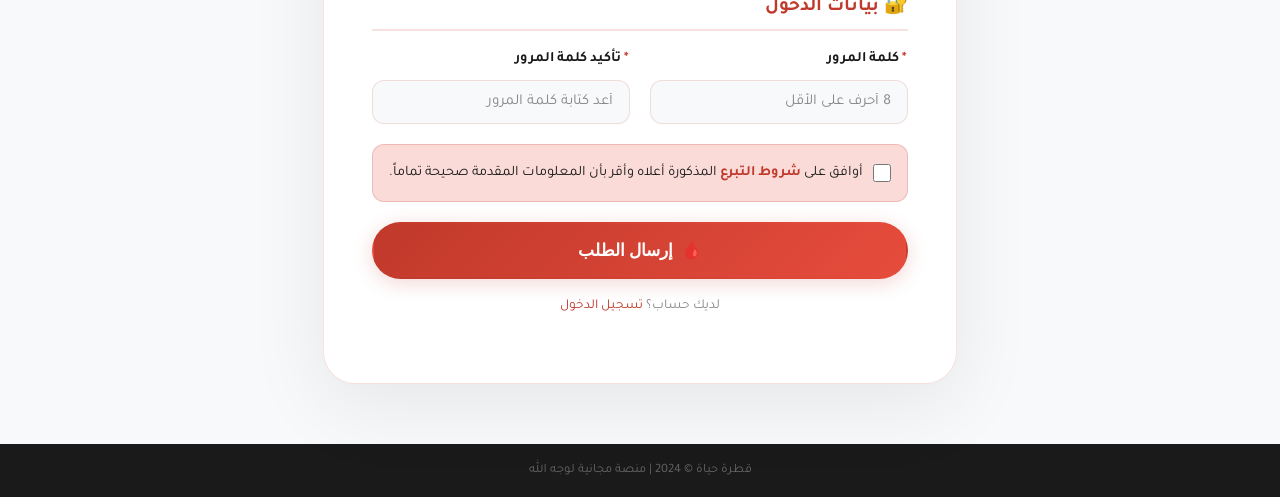
<file: register-donor.html>
<!DOCTYPE html>
<html lang="ar" dir="rtl" data-theme="light">
<head>
  <meta charset="UTF-8">
  <meta name="viewport" content="width=device-width, initial-scale=1.0">
  <title>تسجيل متبرع - قطرة حياة</title>
  <link rel="icon" href="data:image/svg+xml,<svg xmlns='http://www.w3.org/2000/svg' viewBox='0 0 100 100'><text y='.9em' font-size='90'>🩸</text></svg>">
  <link rel="stylesheet" href="style.css">
  <link rel="stylesheet" href="animations.css">
  <link rel="stylesheet" href="components.css">
</head>
<body>

<header class="header">
  <div class="container">
    <div class="header-inner">
      <a href="index.html" class="logo">
        <div class="logo-icon">🩸</div>
        <div class="logo-text"><span class="name">قطرة حياة</span><span class="tagline">بنك الدم الإلكتروني</span></div>
      </a>
      <div class="header-actions">
        <button class="btn-icon theme-toggle">🌙</button>
        <button class="lang-toggle">EN</button>
        <a href="login.html" class="btn btn-outline btn-sm">← العودة</a>
      </div>
    </div>
  </div>
</header>

<main class="register-page">
  <div class="container">
    <div class="register-card animate-fadeInUp" style="max-width: 750px;">
      <div class="register-header">
        <span class="register-icon">🩸</span>
        <div class="section-tag" style="display:inline-flex;" data-i18n="reg.donor.title">تسجيل كمتبرع</div>
        <h2 class="section-title mt-16" data-i18n="reg.donor.title">تسجيل متبرع</h2>
        <div class="divider"></div>
        <p style="color: var(--text-muted); font-size: 0.9rem;">شكراً لك على هذا العمل النبيل 💚</p>
      </div>

      <!-- Donation Terms -->
      <div class="terms-list mb-24">
        <h4 style="color: var(--text-primary); margin-bottom: 14px; font-size: 1rem;">
          📋 <span data-i18n="reg.terms">شروط التبرع</span>
        </h4>
        <div class="term-item">
          <span class="term-icon">✅</span>
          <span>يجب أن يكون عمرك بين 18 و 65 سنة وزنك لا يقل عن 50 كيلوجرام.</span>
        </div>
        <div class="term-item">
          <span class="term-icon">✅</span>
          <span>يجب أن تكون بصحة جيدة وخالياً من الأمراض المزمنة الخطيرة.</span>
        </div>
        <div class="term-item">
          <span class="term-icon">✅</span>
          <span>لا يجوز التبرع إذا كنت مصاباً بالتهاب الكبد الوبائي أو فيروس HIV.</span>
        </div>
        <div class="term-item">
          <span class="term-icon">✅</span>
          <span>يجب أن يمر على آخر تبرع 3 أشهر على الأقل (للرجال) أو 4 أشهر (للسيدات).</span>
        </div>
        <div class="term-item">
          <span class="term-icon">✅</span>
          <span>لا يجوز التبرع إذا كنت قد خضعت لعملية جراحية في آخر 6 أشهر.</span>
        </div>
        <div class="term-item">
          <span class="term-icon">✅</span>
          <span>يجب أن تكون قد نمت جيداً ليلة التبرع وتناولت وجبة خفيفة قبله.</span>
        </div>
      </div>

      <form id="form-donor">
        <!-- Personal Info -->
        <h4 style="color: var(--primary); margin-bottom: 16px; padding-bottom: 8px; border-bottom: 2px solid var(--border);">
          👤 البيانات الشخصية
        </h4>

        <div class="form-grid-2">
          <div class="form-group">
            <label class="form-label"><span class="required">*</span> <span data-i18n="reg.fullname">الاسم الكامل</span></label>
            <input type="text" name="fullname" class="form-control" data-validate='{"required":true}' placeholder="الاسم رباعي كاملاً">
            <div class="form-error"></div>
          </div>

          <div class="form-group">
            <label class="form-label"><span class="required">*</span> <span data-i18n="reg.blood">فصيلة الدم</span></label>
            <select name="blood_type" class="form-control" data-validate='{"required":true}'>
              <option value="">اختر الفصيلة...</option>
              <option value="A+">A+</option>
              <option value="A-">A-</option>
              <option value="B+">B+</option>
              <option value="B-">B-</option>
              <option value="AB+">AB+</option>
              <option value="AB-">AB-</option>
              <option value="O+">O+</option>
              <option value="O-">O-</option>
            </select>
            <div class="form-error"></div>
          </div>
        </div>

        <div class="form-grid-2">
          <div class="form-group">
            <label class="form-label"><span class="required">*</span> <span data-i18n="reg.phone">رقم الهاتف (11 رقم)</span></label>
            <input type="tel" name="phone" class="form-control" data-validate='{"required":true,"phone":true}' placeholder="01xxxxxxxxx" maxlength="11" style="direction:ltr;text-align:right;">
            <div class="form-error"></div>
          </div>

          <div class="form-group">
            <label class="form-label"><span class="required">*</span> <span data-i18n="reg.email">البريد الإلكتروني</span></label>
            <input type="email" name="email" class="form-control" data-validate='{"required":true,"email":true}' placeholder="example@email.com">
            <div class="form-error"></div>
          </div>
        </div>

        <div class="form-group">
          <label class="form-label"><span class="required">*</span> <span data-i18n="reg.address">العنوان بالتفصيل</span></label>
          <textarea name="address" class="form-control" rows="2" data-validate='{"required":true}' placeholder="المحافظة / المدينة / الحي / الشارع..."></textarea>
          <div class="form-error"></div>
        </div>

        <!-- Health Questions -->
        <h4 style="color: var(--primary); margin: 24px 0 16px; padding-bottom: 8px; border-bottom: 2px solid var(--border);">
          🏥 الأسئلة الصحية
        </h4>

        <!-- Smoker -->
        <div class="form-group">
          <label class="form-label"><span class="required">*</span> <span data-i18n="reg.smoker">هل أنت مدخن؟</span></label>
          <div style="display:flex; gap: 20px; margin-top: 8px;">
            <label class="form-check">
              <input type="radio" name="smoker" value="yes" id="smoker-yes"> <span data-i18n="yes">نعم</span>
            </label>
            <label class="form-check">
              <input type="radio" name="smoker" value="no" id="smoker-no" checked> <span data-i18n="no">لا</span>
            </label>
          </div>
        </div>

        <!-- Diseases -->
        <div class="form-group">
          <label class="form-label"><span class="required">*</span> <span data-i18n="reg.diseases">هل تعاني من أمراض مزمنة؟</span></label>
          <div style="display:flex; gap: 20px; margin-top: 8px;">
            <label class="form-check">
              <input type="radio" name="has_diseases" value="yes" id="diseases-yes"> <span data-i18n="yes">نعم</span>
            </label>
            <label class="form-check">
              <input type="radio" name="has_diseases" value="no" id="diseases-no" checked> <span data-i18n="no">لا</span>
            </label>
          </div>
        </div>

        <div id="diseases-details-wrap" style="display:none;">
          <div class="form-group">
            <label class="form-label" data-i18n="reg.diseases.details">اذكر الأمراض</label>
            <textarea name="diseases_details" class="form-control" rows="2" placeholder="اذكر الأمراض المزمنة التي تعاني منها..."></textarea>
          </div>
        </div>

        <!-- Last Donation -->
        <div class="form-group">
          <label class="form-label" data-i18n="reg.last.donation">آخر مرة تبرعت فيها (اتركه فارغاً إذا لم تتبرع من قبل)</label>
          <input type="date" name="last_donation" class="form-control" style="direction:ltr;text-align:right;">
        </div>

        <!-- Password -->
        <h4 style="color: var(--primary); margin: 24px 0 16px; padding-bottom: 8px; border-bottom: 2px solid var(--border);">
          🔐 بيانات الدخول
        </h4>

        <div class="form-grid-2">
          <div class="form-group">
            <label class="form-label"><span class="required">*</span> <span data-i18n="reg.password">كلمة المرور</span></label>
            <input type="password" name="password" id="donor-pass" class="form-control" data-validate='{"required":true,"minlength":8}' placeholder="8 أحرف على الأقل">
            <div class="form-error"></div>
          </div>

          <div class="form-group">
            <label class="form-label"><span class="required">*</span> <span data-i18n="reg.confirm">تأكيد كلمة المرور</span></label>
            <input type="password" name="confirm_pass" id="donor-confirm" class="form-control" data-validate='{"required":true}' placeholder="أعد كتابة كلمة المرور">
            <div class="form-error"></div>
          </div>
        </div>

        <!-- Terms Accept -->
        <div class="form-group">
          <label class="form-check" style="align-items: flex-start; padding: 16px; background: var(--primary-glow); border-radius: var(--radius); border: 1px solid rgba(192,57,43,0.2);">
            <input type="checkbox" id="terms-check" style="margin-top:3px;">
            <span style="font-size: 0.9rem; color: var(--text-primary);">
              أوافق على <strong style="color:var(--primary);">شروط التبرع</strong> المذكورة أعلاه وأقر بأن المعلومات المقدمة صحيحة تماماً.
            </span>
          </label>
        </div>

        <button type="submit" class="btn btn-primary btn-full btn-lg ripple-btn">
          🩸 <span data-i18n="reg.submit">إرسال الطلب</span>
        </button>

        <p class="text-center mt-16" style="font-size: 0.85rem; color: var(--text-muted);">
          لديك حساب؟ <a href="login.html">تسجيل الدخول</a>
        </p>
      </form>
    </div>
  </div>
</main>

<footer style="background: var(--text-dark); padding: 16px; text-align: center; color: #666; font-size: 0.8rem;">
  قطرة حياة © 2024 | منصة مجانية لوجه الله
</footer>

<script src="app.js"></script>
<script src="sheets.js"></script>
<script src="forms.js"></script>
<script>
  // Show/hide diseases details
  document.getElementById('diseases-yes').addEventListener('change', () => {
    document.getElementById('diseases-details-wrap').style.display = '';
  });
  document.getElementById('diseases-no').addEventListener('change', () => {
    document.getElementById('diseases-details-wrap').style.display = 'none';
  });

  // Password match
  document.getElementById('donor-confirm').addEventListener('blur', () => {
    const pass = document.getElementById('donor-pass').value;
    const confirm = document.getElementById('donor-confirm').value;
    const group = document.getElementById('donor-confirm').closest('.form-group');
    const error = group.querySelector('.form-error');
    if (pass !== confirm) { group.classList.add('error'); error.textContent = 'كلمتا المرور غير متطابقتين'; }
    else { group.classList.remove('error'); error.textContent = ''; }
  });
</script>
</body>
</html>
</file>
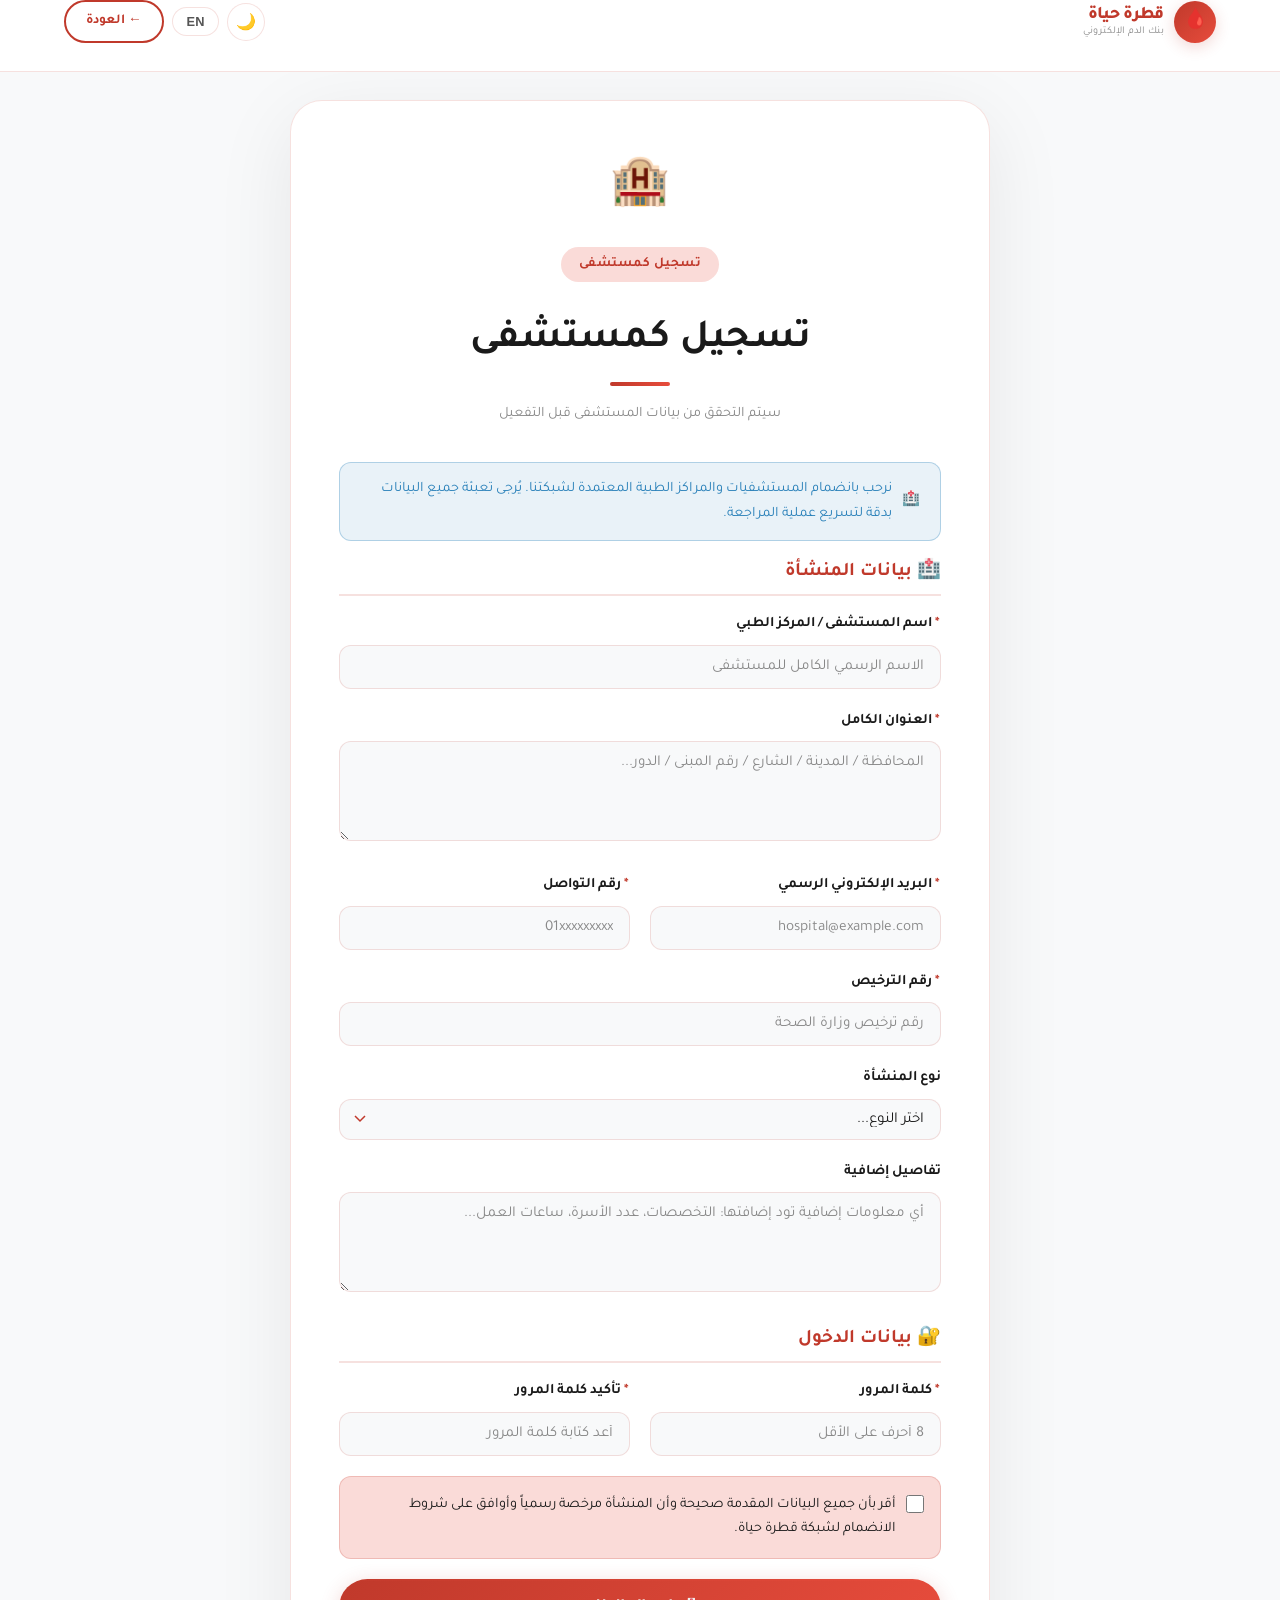
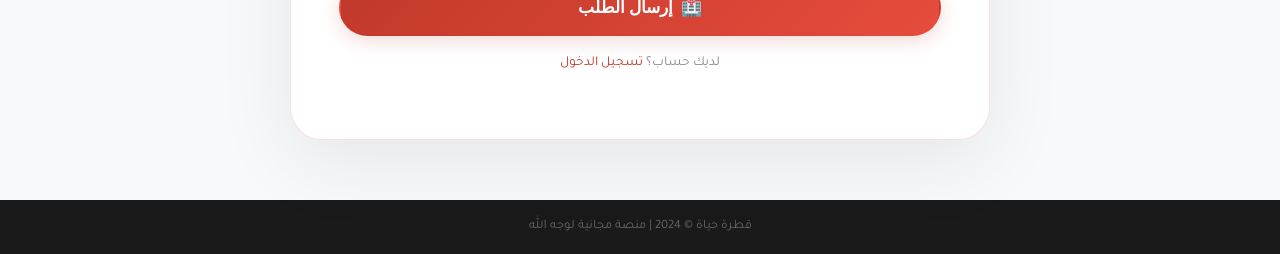
<file: register-hospital.html>
<!DOCTYPE html>
<html lang="ar" dir="rtl" data-theme="light">
<head>
  <meta charset="UTF-8">
  <meta name="viewport" content="width=device-width, initial-scale=1.0">
  <title>تسجيل مستشفى - قطرة حياة</title>
  <link rel="icon" href="data:image/svg+xml,<svg xmlns='http://www.w3.org/2000/svg' viewBox='0 0 100 100'><text y='.9em' font-size='90'>🩸</text></svg>">
  <link rel="stylesheet" href="style.css">
  <link rel="stylesheet" href="animations.css">
  <link rel="stylesheet" href="components.css">
</head>
<body>

<header class="header">
  <div class="container">
    <div class="header-inner">
      <a href="index.html" class="logo">
        <div class="logo-icon">🩸</div>
        <div class="logo-text"><span class="name">قطرة حياة</span><span class="tagline">بنك الدم الإلكتروني</span></div>
      </a>
      <div class="header-actions">
        <button class="btn-icon theme-toggle">🌙</button>
        <button class="lang-toggle">EN</button>
        <a href="login.html" class="btn btn-outline btn-sm">← العودة</a>
      </div>
    </div>
  </div>
</header>

<main class="register-page">
  <div class="container">
    <div class="register-card animate-fadeInUp">
      <div class="register-header">
        <span class="register-icon">🏨</span>
        <div class="section-tag" style="display:inline-flex;" data-i18n="reg.hospital.title">تسجيل مستشفى</div>
        <h2 class="section-title mt-16" data-i18n="reg.hospital.title">تسجيل مستشفى / مركز طبي</h2>
        <div class="divider"></div>
        <p style="color: var(--text-muted); font-size: 0.9rem;">سيتم التحقق من بيانات المستشفى قبل التفعيل</p>
      </div>

      <div class="alert alert-info">
        <span>🏥</span>
        <span>نرحب بانضمام المستشفيات والمراكز الطبية المعتمدة لشبكتنا. يُرجى تعبئة جميع البيانات بدقة لتسريع عملية المراجعة.</span>
      </div>

      <form id="form-hospital">
        <h4 style="color: var(--primary); margin-bottom: 16px; padding-bottom: 8px; border-bottom: 2px solid var(--border);">
          🏥 بيانات المنشأة
        </h4>

        <div class="form-group">
          <label class="form-label"><span class="required">*</span> <span data-i18n="reg.hospital.name">اسم المستشفى / المركز الطبي</span></label>
          <input type="text" name="hospital_name" class="form-control" data-validate='{"required":true}' placeholder="الاسم الرسمي الكامل للمستشفى">
          <div class="form-error"></div>
        </div>

        <div class="form-group">
          <label class="form-label"><span class="required">*</span> <span data-i18n="reg.hospital.address">العنوان الكامل</span></label>
          <textarea name="address" class="form-control" rows="3" data-validate='{"required":true}' placeholder="المحافظة / المدينة / الشارع / رقم المبنى / الدور..."></textarea>
          <div class="form-error"></div>
        </div>

        <div class="form-grid-2">
          <div class="form-group">
            <label class="form-label"><span class="required">*</span> <span data-i18n="reg.hospital.email">البريد الإلكتروني الرسمي</span></label>
            <input type="email" name="email" class="form-control" data-validate='{"required":true,"email":true}' placeholder="hospital@example.com">
            <div class="form-error"></div>
          </div>

          <div class="form-group">
            <label class="form-label"><span class="required">*</span> <span data-i18n="reg.hospital.phone">رقم التواصل (11 رقم)</span></label>
            <input type="tel" name="phone" class="form-control" data-validate='{"required":true,"phone":true}' placeholder="01xxxxxxxxx" maxlength="11" style="direction:ltr;text-align:right;">
            <div class="form-error"></div>
          </div>
        </div>

        <div class="form-group">
          <label class="form-label"><span class="required">*</span> <span data-i18n="reg.hospital.license">رقم الترخيص الرسمي</span></label>
          <input type="text" name="license_num" class="form-control" data-validate='{"required":true}' placeholder="رقم ترخيص وزارة الصحة" style="direction:ltr;text-align:right;">
          <div class="form-error"></div>
        </div>

        <div class="form-group">
          <label class="form-label">نوع المنشأة</label>
          <select name="facility_type" class="form-control">
            <option value="">اختر النوع...</option>
            <option value="hospital">مستشفى حكومي</option>
            <option value="private">مستشفى خاص</option>
            <option value="center">مركز طبي</option>
            <option value="clinic">عيادة متخصصة</option>
            <option value="university">مستشفى جامعي</option>
          </select>
        </div>

        <div class="form-group">
          <label class="form-label" data-i18n="reg.hospital.notes">تفاصيل إضافية</label>
          <textarea name="notes" class="form-control" rows="3" placeholder="أي معلومات إضافية تود إضافتها: التخصصات، عدد الأسرة، ساعات العمل..."></textarea>
        </div>

        <h4 style="color: var(--primary); margin: 24px 0 16px; padding-bottom: 8px; border-bottom: 2px solid var(--border);">
          🔐 بيانات الدخول
        </h4>

        <div class="form-grid-2">
          <div class="form-group">
            <label class="form-label"><span class="required">*</span> <span data-i18n="reg.password">كلمة المرور</span></label>
            <input type="password" name="password" id="hosp-pass" class="form-control" data-validate='{"required":true,"minlength":8}' placeholder="8 أحرف على الأقل">
            <div class="form-error"></div>
          </div>

          <div class="form-group">
            <label class="form-label"><span class="required">*</span> <span data-i18n="reg.confirm">تأكيد كلمة المرور</span></label>
            <input type="password" name="confirm_pass" id="hosp-confirm" class="form-control" data-validate='{"required":true}' placeholder="أعد كتابة كلمة المرور">
            <div class="form-error"></div>
          </div>
        </div>

        <div class="form-group">
          <label class="form-check" style="padding: 16px; background: var(--primary-glow); border-radius: var(--radius); border: 1px solid rgba(192,57,43,0.2);">
            <input type="checkbox" id="hospital-terms">
            <span style="font-size: 0.9rem;">
              أقر بأن جميع البيانات المقدمة صحيحة وأن المنشأة مرخصة رسمياً وأوافق على شروط الانضمام لشبكة قطرة حياة.
            </span>
          </label>
        </div>

        <button type="submit" class="btn btn-primary btn-full btn-lg ripple-btn">
          🏥 <span data-i18n="reg.submit">إرسال الطلب</span>
        </button>

        <p class="text-center mt-16" style="font-size: 0.85rem; color: var(--text-muted);">
          لديك حساب؟ <a href="login.html">تسجيل الدخول</a>
        </p>
      </form>
    </div>
  </div>
</main>

<footer style="background: var(--text-dark); padding: 16px; text-align: center; color: #666; font-size: 0.8rem;">
  قطرة حياة © 2024 | منصة مجانية لوجه الله
</footer>

<script src="app.js"></script>
<script src="sheets.js"></script>
<script src="forms.js"></script>
<script>
  // Override submit to check hospital terms
  document.getElementById('form-hospital').addEventListener('submit', function(e) {
    if (!document.getElementById('hospital-terms').checked) {
      e.stopImmediatePropagation();
      e.preventDefault();
      App.showToast('يجب الموافقة على الشروط أولاً', 'error');
    }
  }, true);

  document.getElementById('hosp-confirm').addEventListener('blur', () => {
    const pass = document.getElementById('hosp-pass').value;
    const confirm = document.getElementById('hosp-confirm').value;
    const group = document.getElementById('hosp-confirm').closest('.form-group');
    const error = group.querySelector('.form-error');
    if (pass !== confirm) { group.classList.add('error'); error.textContent = 'كلمتا المرور غير متطابقتين'; }
    else { group.classList.remove('error'); error.textContent = ''; }
  });
</script>
</body>
</html>
</file>
<file: style.css>
/* ============================
   قطرة حياة — Drop of Life
   Main Stylesheet
   ============================ */

@import url('https://fonts.googleapis.com/css2?family=Tajawal:wght@300;400;500;700;800;900&family=Poppins:wght@300;400;500;600;700;800&display=swap');

/* ===== CSS VARIABLES ===== */
:root {
  /* Colors */
  --primary: #C0392B;
  --primary-light: #E74C3C;
  --primary-dark: #96281B;
  --primary-glow: rgba(231, 76, 60, 0.2);
  --white: #FFFFFF;
  --off-white: #F8F9FA;
  --light-gray: #F0F0F0;
  --mid-gray: #CCCCCC;
  --text-dark: #1A1A1A;
  --text-medium: #444444;
  --text-light: #777777;
  --border: rgba(192, 57, 43, 0.15);
  --shadow: rgba(0, 0, 0, 0.08);
  --shadow-strong: rgba(192, 57, 43, 0.2);
  --success: #27AE60;
  --warning: #F39C12;
  --danger: #C0392B;
  --info: #2980B9;

  /* Backgrounds */
  --bg-main: #FFFFFF;
  --bg-secondary: #F8F9FA;
  --bg-card: #FFFFFF;
  --bg-header: rgba(255, 255, 255, 0.95);
  --bg-overlay: rgba(255, 255, 255, 0.85);

  /* Text */
  --text-primary: #1A1A1A;
  --text-secondary: #555555;
  --text-muted: #888888;
  --text-on-red: #FFFFFF;

  /* Typography */
  --font-ar: 'Tajawal', sans-serif;
  --font-en: 'Poppins', sans-serif;

  /* Spacing */
  --radius: 12px;
  --radius-lg: 20px;
  --radius-xl: 32px;
  --radius-pill: 50px;

  /* Transitions */
  --transition: all 0.3s cubic-bezier(0.4, 0, 0.2, 1);
  --transition-fast: all 0.15s ease;
  --transition-slow: all 0.5s ease;

  /* Header */
  --header-height: 72px;
}

/* ===== DARK MODE ===== */
[data-theme="dark"] {
  --bg-main: #111111;
  --bg-secondary: #1A1A1A;
  --bg-card: #1E1E1E;
  --bg-header: rgba(17, 17, 17, 0.95);
  --bg-overlay: rgba(17, 17, 17, 0.85);
  --text-primary: #F5F5F5;
  --text-secondary: #CCCCCC;
  --text-muted: #888888;
  --border: rgba(231, 76, 60, 0.2);
  --shadow: rgba(0, 0, 0, 0.3);
  --shadow-strong: rgba(231, 76, 60, 0.15);
  --light-gray: #252525;
  --off-white: #1A1A1A;
  --mid-gray: #444444;
}

/* ===== RESET & BASE ===== */
*, *::before, *::after {
  margin: 0;
  padding: 0;
  box-sizing: border-box;
}

html {
  scroll-behavior: smooth;
  font-size: 16px;
}

body {
  font-family: var(--font-ar);
  background-color: var(--bg-main);
  color: var(--text-primary);
  line-height: 1.7;
  transition: background-color 0.3s ease, color 0.3s ease;
  overflow-x: hidden;
  direction: rtl;
}

body.lang-en {
  font-family: var(--font-en);
  direction: ltr;
}

/* ===== SCROLLBAR ===== */
::-webkit-scrollbar { width: 6px; }
::-webkit-scrollbar-track { background: var(--bg-secondary); }
::-webkit-scrollbar-thumb { background: var(--primary); border-radius: 3px; }
::-webkit-scrollbar-thumb:hover { background: var(--primary-dark); }

/* ===== TYPOGRAPHY ===== */
h1, h2, h3, h4, h5, h6 {
  font-weight: 700;
  line-height: 1.3;
  color: var(--text-primary);
}

h1 { font-size: clamp(2rem, 5vw, 3.5rem); }
h2 { font-size: clamp(1.6rem, 3.5vw, 2.5rem); }
h3 { font-size: clamp(1.2rem, 2.5vw, 1.8rem); }
h4 { font-size: 1.2rem; }

p { color: var(--text-secondary); margin-bottom: 1rem; }
a { color: var(--primary); text-decoration: none; transition: var(--transition-fast); }
a:hover { color: var(--primary-light); }

/* ===== LAYOUT ===== */
.container {
  max-width: 1200px;
  margin: 0 auto;
  padding: 0 24px;
}

.section {
  padding: 80px 0;
}

.section-sm {
  padding: 48px 0;
}

/* ===== HEADER ===== */
.header {
  position: fixed;
  top: 0;
  left: 0;
  right: 0;
  height: var(--header-height);
  background: var(--bg-header);
  backdrop-filter: blur(20px);
  -webkit-backdrop-filter: blur(20px);
  border-bottom: 1px solid var(--border);
  z-index: 1000;
  transition: var(--transition);
}

.header.scrolled {
  box-shadow: 0 4px 30px var(--shadow);
}

.header-inner {
  display: flex;
  align-items: center;
  justify-content: space-between;
  height: 100%;
}

.logo {
  display: flex;
  align-items: center;
  gap: 10px;
  text-decoration: none;
}

.logo-icon {
  width: 42px;
  height: 42px;
  background: linear-gradient(135deg, var(--primary), var(--primary-light));
  border-radius: 50%;
  display: flex;
  align-items: center;
  justify-content: center;
  font-size: 20px;
  box-shadow: 0 4px 15px var(--shadow-strong);
  animation: pulse-logo 3s infinite;
}

.logo-text {
  display: flex;
  flex-direction: column;
  line-height: 1.1;
}

.logo-text .name {
  font-size: 1.1rem;
  font-weight: 800;
  color: var(--primary);
  letter-spacing: -0.3px;
}

.logo-text .tagline {
  font-size: 0.65rem;
  color: var(--text-muted);
  font-weight: 400;
}

.nav {
  display: flex;
  align-items: center;
  gap: 8px;
}

.nav-link {
  padding: 8px 16px;
  border-radius: var(--radius-pill);
  font-size: 0.9rem;
  font-weight: 500;
  color: var(--text-secondary);
  transition: var(--transition);
  white-space: nowrap;
}

.nav-link:hover,
.nav-link.active {
  color: var(--primary);
  background: var(--primary-glow);
}

.header-actions {
  display: flex;
  align-items: center;
  gap: 8px;
}

.btn-icon {
  width: 38px;
  height: 38px;
  border-radius: 50%;
  border: 1px solid var(--border);
  background: var(--bg-card);
  display: flex;
  align-items: center;
  justify-content: center;
  cursor: pointer;
  transition: var(--transition);
  font-size: 1rem;
  color: var(--text-secondary);
}

.btn-icon:hover {
  background: var(--primary);
  color: white;
  border-color: var(--primary);
  transform: scale(1.05);
}

.lang-toggle {
  background: var(--bg-card);
  border: 1px solid var(--border);
  border-radius: var(--radius-pill);
  padding: 6px 14px;
  font-size: 0.8rem;
  font-weight: 600;
  cursor: pointer;
  color: var(--text-secondary);
  transition: var(--transition);
}

.lang-toggle:hover {
  background: var(--primary);
  color: white;
  border-color: var(--primary);
}

/* ===== BUTTONS ===== */
.btn {
  display: inline-flex;
  align-items: center;
  justify-content: center;
  gap: 8px;
  padding: 12px 28px;
  border-radius: var(--radius-pill);
  font-size: 0.95rem;
  font-weight: 600;
  cursor: pointer;
  transition: var(--transition);
  border: 2px solid transparent;
  text-decoration: none;
  white-space: nowrap;
}

.btn-primary {
  background: linear-gradient(135deg, var(--primary), var(--primary-light));
  color: white;
  border-color: transparent;
  box-shadow: 0 4px 20px var(--shadow-strong);
}

.btn-primary:hover {
  transform: translateY(-2px);
  box-shadow: 0 8px 30px var(--shadow-strong);
  color: white;
}

.btn-outline {
  background: transparent;
  color: var(--primary);
  border-color: var(--primary);
}

.btn-outline:hover {
  background: var(--primary);
  color: white;
  transform: translateY(-2px);
}

.btn-white {
  background: white;
  color: var(--primary);
  border-color: transparent;
}

.btn-white:hover {
  background: var(--off-white);
  transform: translateY(-2px);
}

.btn-sm {
  padding: 8px 20px;
  font-size: 0.85rem;
}

.btn-lg {
  padding: 16px 40px;
  font-size: 1.05rem;
}

.btn-full { width: 100%; }

/* ===== CARDS ===== */
.card {
  background: var(--bg-card);
  border-radius: var(--radius-lg);
  padding: 28px;
  border: 1px solid var(--border);
  transition: var(--transition);
}

.card:hover {
  transform: translateY(-4px);
  box-shadow: 0 20px 60px var(--shadow);
  border-color: var(--primary-glow);
}

.card-shadow {
  box-shadow: 0 4px 30px var(--shadow);
}

/* ===== FORMS ===== */
.form-group {
  margin-bottom: 20px;
}

.form-label {
  display: block;
  font-size: 0.9rem;
  font-weight: 600;
  color: var(--text-primary);
  margin-bottom: 8px;
}

.form-label span.required {
  color: var(--primary);
  margin-right: 2px;
}

.form-control {
  width: 100%;
  padding: 12px 16px;
  border: 1.5px solid var(--border);
  border-radius: var(--radius);
  font-size: 0.95rem;
  color: var(--text-primary);
  background: var(--bg-secondary);
  font-family: inherit;
  transition: var(--transition);
  outline: none;
}

.form-control:focus {
  border-color: var(--primary);
  background: var(--bg-card);
  box-shadow: 0 0 0 4px var(--primary-glow);
}

.form-control::placeholder {
  color: var(--text-muted);
}

select.form-control {
  cursor: pointer;
  appearance: none;
  background-image: url("data:image/svg+xml,%3Csvg xmlns='http://www.w3.org/2000/svg' width='12' height='8' viewBox='0 0 12 8'%3E%3Cpath d='M1 1l5 5 5-5' stroke='%23C0392B' stroke-width='1.5' fill='none'/%3E%3C/svg%3E");
  background-repeat: no-repeat;
  background-position: left 14px center;
  padding-left: 40px;
}

body.lang-en select.form-control {
  background-position: right 14px center;
  padding-left: 16px;
  padding-right: 40px;
}

textarea.form-control {
  resize: vertical;
  min-height: 100px;
}

.form-error {
  font-size: 0.8rem;
  color: var(--danger);
  margin-top: 4px;
  display: none;
}

.form-group.error .form-control {
  border-color: var(--danger);
}

.form-group.error .form-error {
  display: block;
}

.form-check {
  display: flex;
  align-items: flex-start;
  gap: 10px;
  cursor: pointer;
}

.form-check input[type="checkbox"],
.form-check input[type="radio"] {
  width: 18px;
  height: 18px;
  accent-color: var(--primary);
  cursor: pointer;
  flex-shrink: 0;
  margin-top: 2px;
}

/* ===== BADGES ===== */
.badge {
  display: inline-flex;
  align-items: center;
  padding: 4px 12px;
  border-radius: var(--radius-pill);
  font-size: 0.75rem;
  font-weight: 600;
}

.badge-success { background: rgba(39, 174, 96, 0.15); color: var(--success); }
.badge-warning { background: rgba(243, 156, 18, 0.15); color: var(--warning); }
.badge-danger { background: rgba(192, 57, 43, 0.15); color: var(--danger); }
.badge-info { background: rgba(41, 128, 185, 0.15); color: var(--info); }

/* ===== SECTION HEADERS ===== */
.section-header {
  text-align: center;
  margin-bottom: 60px;
}

.section-tag {
  display: inline-flex;
  align-items: center;
  gap: 6px;
  background: var(--primary-glow);
  color: var(--primary);
  padding: 6px 18px;
  border-radius: var(--radius-pill);
  font-size: 0.85rem;
  font-weight: 700;
  margin-bottom: 16px;
  letter-spacing: 0.5px;
}

.section-title {
  color: var(--text-primary);
  margin-bottom: 16px;
}

.section-desc {
  max-width: 600px;
  margin: 0 auto;
  color: var(--text-secondary);
  font-size: 1.05rem;
}

/* ===== DIVIDER ===== */
.divider {
  width: 60px;
  height: 4px;
  background: linear-gradient(90deg, var(--primary), var(--primary-light));
  border-radius: 2px;
  margin: 16px auto;
}

/* ===== ALERTS ===== */
.alert {
  padding: 14px 20px;
  border-radius: var(--radius);
  font-size: 0.9rem;
  margin-bottom: 20px;
  display: flex;
  align-items: center;
  gap: 10px;
}

.alert-success { background: rgba(39, 174, 96, 0.1); border: 1px solid rgba(39, 174, 96, 0.3); color: var(--success); }
.alert-error { background: rgba(192, 57, 43, 0.1); border: 1px solid rgba(192, 57, 43, 0.3); color: var(--danger); }
.alert-info { background: rgba(41, 128, 185, 0.1); border: 1px solid rgba(41, 128, 185, 0.3); color: var(--info); }

/* ===== MOBILE NAV (SCISSORS ANIMATION) ===== */
.hamburger {
  display: none;
  flex-direction: column;
  justify-content: space-around;
  width: 30px;
  height: 24px;
  background: transparent;
  border: none;
  cursor: pointer;
  padding: 0;
  z-index: 1001;
}

.hamburger span {
  width: 30px;
  height: 3px;
  background: var(--primary); /* لون مميز بدلاً من الأبيض */
  border-radius: 10px;
  transition: all 0.3s linear;
  position: relative;
  transform-origin: 1px;
}

/* الأنيميشن الذي يتحول لشكل مقص (X) */
.hamburger.open span:nth-child(1) {
  transform: rotate(45deg);
}

.hamburger.open span:nth-child(2) {
  opacity: 0;
  transform: translateX(20px);
}

.hamburger.open span:nth-child(3) {
  transform: rotate(-45deg);
}

.mobile-nav {
  display: none;
  position: fixed;
  top: var(--header-height);
  left: 0;
  right: 0;
  background: var(--bg-header);
  backdrop-filter: blur(20px);
  border-bottom: 1px solid var(--border);
  padding: 16px 24px;
  flex-direction: column;
  gap: 4px;
  z-index: 999;
}

.mobile-nav.open {
  display: flex;
}

.mobile-nav-link {
  padding: 12px 16px;
  border-radius: var(--radius);
  color: var(--text-secondary);
  font-weight: 500;
  transition: var(--transition);
}

.mobile-nav-link:hover {
  background: var(--primary-glow);
  color: var(--primary);
}

/* ===== PAGE WRAPPER ===== */
.page-content {
  padding-top: var(--header-height);
  min-height: 100vh;
}

/* ===== FOOTER ===== */
.footer {
  background: var(--text-dark);
  color: #aaa;
  padding: 60px 0 30px;
}

[data-theme="dark"] .footer {
  background: #0a0a0a;
}

.footer-grid {
  display: grid;
  grid-template-columns: 2fr 1fr 1fr 1.5fr;
  gap: 40px;
  margin-bottom: 48px;
}

.footer-brand .logo-text .name { color: var(--primary-light); }
.footer-brand .logo-text .tagline { color: #777; }

.footer-desc {
  color: #888;
  font-size: 0.9rem;
  margin-top: 16px;
  line-height: 1.8;
}

.footer-title {
  color: white;
  font-size: 1rem;
  font-weight: 700;
  margin-bottom: 20px;
}

.footer-links {
  list-style: none;
  display: flex;
  flex-direction: column;
  gap: 10px;
}

.footer-links a {
  color: #888;
  font-size: 0.9rem;
  transition: var(--transition-fast);
}

.footer-links a:hover { color: var(--primary-light); }

.footer-contact-item {
  display: flex;
  align-items: center;
  gap: 10px;
  color: #888;
  font-size: 0.9rem;
  margin-bottom: 12px;
  direction: ltr;
}

.footer-contact-item .icon {
  color: var(--primary-light);
  font-size: 1rem;
  flex-shrink: 0;
}

.footer-bottom {
  border-top: 1px solid rgba(255,255,255,0.08);
  padding-top: 24px;
  display: flex;
  justify-content: space-between;
  align-items: center;
  flex-wrap: wrap;
  gap: 12px;
}

.footer-bottom p {
  font-size: 0.85rem;
  color: #666;
  margin: 0;
}

.footer-bottom .heart { color: var(--primary-light); }

/* ===== STATS BAR ===== */
.stats-bar {
  display: grid;
  grid-template-columns: repeat(3, 1fr);
  gap: 1px;
  background: var(--border);
  border-radius: var(--radius-lg);
  overflow: hidden;
  border: 1px solid var(--border);
}

.stat-item {
  background: var(--bg-card);
  padding: 28px 20px;
  text-align: center;
}

.stat-number {
  font-size: 2.2rem;
  font-weight: 900;
  color: var(--primary);
  line-height: 1;
  margin-bottom: 6px;
}

.stat-label {
  font-size: 0.85rem;
  color: var(--text-muted);
  font-weight: 500;
}

/* ===== LOADING ===== */
.spinner {
  width: 40px;
  height: 40px;
  border: 3px solid var(--border);
  border-top-color: var(--primary);
  border-radius: 50%;
  animation: spin 0.8s linear infinite;
}

/* ===== MODAL ===== */
.modal-overlay {
  position: fixed;
  inset: 0;
  background: rgba(0,0,0,0.5);
  backdrop-filter: blur(4px);
  z-index: 2000;
  display: flex;
  align-items: center;
  justify-content: center;
  padding: 20px;
  opacity: 0;
  pointer-events: none;
  transition: var(--transition);
}

.modal-overlay.open {
  opacity: 1;
  pointer-events: all;
}

.modal {
  background: var(--bg-card);
  border-radius: var(--radius-xl);
  padding: 36px;
  max-width: 500px;
  width: 100%;
  box-shadow: 0 40px 100px rgba(0,0,0,0.3);
  transform: scale(0.9) translateY(20px);
  transition: var(--transition);
}

.modal-overlay.open .modal {
  transform: scale(1) translateY(0);
}

.modal-header {
  display: flex;
  justify-content: space-between;
  align-items: center;
  margin-bottom: 24px;
}

.modal-title {
  font-size: 1.3rem;
  font-weight: 700;
}

.modal-close {
  width: 32px;
  height: 32px;
  border-radius: 50%;
  border: 1px solid var(--border);
  background: none;
  cursor: pointer;
  display: flex;
  align-items: center;
  justify-content: center;
  color: var(--text-muted);
  font-size: 1.2rem;
  transition: var(--transition);
}

.modal-close:hover {
  background: var(--primary);
  color: white;
  border-color: var(--primary);
}

/* ===== RESPONSIVE — TABLET ===== */
@media (max-width: 1024px) {
  .footer-grid { grid-template-columns: 1fr 1fr; gap: 32px; }

  .dash-stats { grid-template-columns: repeat(2, 1fr); }

  .dashboard-main { padding: 24px 20px; }
}

/* ===== RESPONSIVE — MOBILE ===== */
@media (max-width: 768px) {

  /* --- Base --- */
  :root { --header-height: 60px; }
  .section { padding: 48px 0; }
  .section-sm { padding: 32px 0; }
  .container { padding: 0 16px; }

  h1 { font-size: 1.9rem; }
  h2 { font-size: 1.5rem; }
  h3 { font-size: 1.2rem; }

  /* --- Header --- */
  .nav { display: none; }
  .hamburger { display: flex; }

  .header-actions .btn-login-header { display: none; }
  .header-actions .dash-link { display: none !important; }
  .header-actions .btn-logout { display: none !important; }

  .logo-text .tagline { display: none; }

  /* --- Buttons --- */
  .btn-lg { padding: 13px 24px; font-size: 0.95rem; }
  .btn { padding: 10px 20px; font-size: 0.9rem; }

  /* --- Stats bar --- */
  .stats-bar {
    grid-template-columns: 1fr;
    border-radius: var(--radius);
  }
  .stat-item { padding: 20px; }
  .stat-number { font-size: 1.8rem; }

  /* --- Section header --- */
  .section-header { margin-bottom: 36px; }
  .section-desc { font-size: 0.95rem; }

  /* --- Cards --- */
  .card { padding: 20px; }

  /* --- Footer --- */
  .footer-grid { grid-template-columns: 1fr; gap: 28px; }
  .footer { padding: 40px 0 24px; }
  .footer-bottom {
    flex-direction: column;
    text-align: center;
    gap: 8px;
  }

  /* --- Modal --- */
  .modal {
    padding: 24px 20px;
    border-radius: var(--radius-lg);
    max-width: calc(100vw - 32px);
  }
  .modal-overlay { padding: 16px; align-items: flex-end; }

  /* --- Dashboard layout --- */
  .sidebar {
    width: 100%;
    top: var(--header-height);
    right: 0;
    left: 0;
    bottom: auto;
    max-height: calc(100vh - var(--header-height));
    overflow-y: auto;
    transform: translateX(110%);
    border-left: none;
    border-bottom: 1px solid var(--border);
    z-index: 900;
  }
  body.lang-en .sidebar {
    border-right: none;
    transform: translateX(-110%);
  }
  .sidebar.open { transform: translateX(0) !important; }

  .dashboard-main {
    margin-right: 0 !important;
    margin-left: 0 !important;
    padding: 20px 16px;
    min-height: calc(100vh - var(--header-height));
  }

  /* Sidebar toggle button in dashboard header */
  .sidebar-toggle {
    display: flex !important;
  }

  /* --- Dash stats --- */
  .dash-stats { grid-template-columns: 1fr 1fr; gap: 12px; }
  .dash-stat-card { padding: 16px; }
  .dash-stat-number { font-size: 1.5rem; }

  /* --- Data table scroll --- */
  .data-table-wrap { overflow: hidden; }
  .data-table { font-size: 0.82rem; }
  .data-table th, .data-table td { padding: 10px 12px; }
  [style*="overflow-x:auto"] { overflow-x: auto; -webkit-overflow-scrolling: touch; }

  /* --- Chat layout --- */
  .chat-layout { grid-template-columns: 1fr; }
  .chat-sidebar { display: none; }
  .chat-sidebar.open { display: flex; }

  /* --- Notifications --- */
  .notif-item { padding: 12px 14px; }
  .notif-icon { width: 36px; height: 36px; font-size: 1.1rem; }

  /* --- Toast --- */
  .toast {
    left: 16px !important;
    right: 16px !important;
    bottom: 16px;
    max-width: 100%;
  }

  /* --- Sidebar overlay --- */
  .sidebar-backdrop {
    display: none;
    position: fixed;
    inset: 0;
    background: rgba(0,0,0,0.4);
    z-index: 899;
    backdrop-filter: blur(2px);
  }
  .sidebar-backdrop.open { display: block; }
}

/* ===== RESPONSIVE — SMALL MOBILE ===== */
@media (max-width: 480px) {
  :root { --header-height: 56px; }

  .container { padding: 0 12px; }
  .section { padding: 40px 0; }

  h1 { font-size: 1.65rem; line-height: 1.25; }
  h2 { font-size: 1.35rem; }

  /* Header compact */
  .logo-icon { width: 36px; height: 36px; font-size: 16px; }
  .logo-text .name { font-size: 1rem; }

  .btn-icon { width: 34px; height: 34px; font-size: 0.9rem; }
  .lang-toggle { padding: 5px 10px; font-size: 0.75rem; }

  /* Cards */
  .card { padding: 16px; border-radius: var(--radius); }

  /* Stats */
  .dash-stats { grid-template-columns: 1fr 1fr; gap: 10px; }
  .dash-stat-card { padding: 14px 12px; }
  .dash-stat-number { font-size: 1.3rem; }
  .dash-stat-label { font-size: 0.75rem; }

  /* Register card */
  .register-card { padding: 20px 16px; border-radius: var(--radius-lg); }
  .register-icon { font-size: 2.2rem; }

  /* Form */
  .form-control { padding: 10px 14px; font-size: 0.9rem; }
  .form-group { margin-bottom: 16px; }

  /* Buttons */
  .btn-lg { padding: 12px 20px; font-size: 0.9rem; }
  .hero-actions { flex-direction: column; }
  .hero-actions .btn { width: 100%; justify-content: center; }

  /* Footer */
  .footer { padding: 32px 0 20px; }

  /* Modal */
  .modal { padding: 20px 16px; }
  .modal-overlay { padding: 12px; align-items: flex-end; }

  /* Chat */
  .msg-bubble { max-width: 85%; font-size: 0.85rem; padding: 10px 13px; }
  .chat-input { font-size: 0.85rem; padding: 9px 14px; }
  .chat-input-area { padding: 12px; gap: 8px; }

  /* Notifications */
  .notif-item { flex-wrap: wrap; gap: 10px; }

  /* Data table */
  .data-table th, .data-table td { padding: 8px 10px; font-size: 0.78rem; }
  .data-table-header { flex-direction: column; align-items: flex-start; }
}

/* ===== UTILITY ===== */
.text-center { text-align: center; }
.text-right { text-align: right; }
.text-left { text-align: left; }
.text-primary-color { color: var(--primary); }
.text-muted { color: var(--text-muted); }
.fw-700 { font-weight: 700; }
.fw-800 { font-weight: 800; }
.mt-8 { margin-top: 8px; }
.mt-16 { margin-top: 16px; }
.mt-24 { margin-top: 24px; }
.mt-32 { margin-top: 32px; }
.mb-8 { margin-bottom: 8px; }
.mb-16 { margin-bottom: 16px; }
.mb-24 { margin-bottom: 24px; }
.mb-32 { margin-bottom: 32px; }
.gap-16 { gap: 16px; }
.flex { display: flex; }
.flex-center { display: flex; align-items: center; justify-content: center; }
.flex-between { display: flex; align-items: center; justify-content: space-between; }
.flex-col { flex-direction: column; }
.w-full { width: 100%; }
.hidden { display: none !important; }
.d-none { display: none; }
</file>
<file: animations.css>
/* ============================
   قطرة حياة — Animations CSS
   ============================ */

/* ===== KEYFRAMES ===== */
@keyframes pulse-logo {
  0%, 100% { box-shadow: 0 4px 15px rgba(192, 57, 43, 0.3); transform: scale(1); }
  50% { box-shadow: 0 4px 25px rgba(192, 57, 43, 0.6); transform: scale(1.05); }
}

@keyframes spin {
  to { transform: rotate(360deg); }
}

@keyframes fadeInUp {
  from { opacity: 0; transform: translateY(30px); }
  to { opacity: 1; transform: translateY(0); }
}

@keyframes fadeIn {
  from { opacity: 0; }
  to { opacity: 1; }
}

@keyframes slideInRight {
  from { opacity: 0; transform: translateX(40px); }
  to { opacity: 1; transform: translateX(0); }
}

@keyframes slideInLeft {
  from { opacity: 0; transform: translateX(-40px); }
  to { opacity: 1; transform: translateX(0); }
}

@keyframes scaleIn {
  from { opacity: 0; transform: scale(0.8); }
  to { opacity: 1; transform: scale(1); }
}

@keyframes dropFall {
  0% { transform: translateY(-20px) scale(0.8); opacity: 0; }
  60% { transform: translateY(8px) scale(1.05); opacity: 1; }
  100% { transform: translateY(0) scale(1); opacity: 1; }
}

@keyframes heartbeat {
  0%, 100% { transform: scale(1); }
  25% { transform: scale(1.1); }
  50% { transform: scale(1); }
  75% { transform: scale(1.05); }
}

@keyframes ripple {
  0% { transform: scale(0); opacity: 0.6; }
  100% { transform: scale(4); opacity: 0; }
}

@keyframes float {
  0%, 100% { transform: translateY(0px); }
  50% { transform: translateY(-12px); }
}

@keyframes shimmer {
  0% { background-position: -200% center; }
  100% { background-position: 200% center; }
}

@keyframes count-up {
  from { opacity: 0; transform: translateY(10px); }
  to { opacity: 1; transform: translateY(0); }
}

@keyframes pulse-ring {
  0% { transform: scale(0.95); box-shadow: 0 0 0 0 rgba(192, 57, 43, 0.5); }
  70% { transform: scale(1); box-shadow: 0 0 0 20px rgba(192, 57, 43, 0); }
  100% { transform: scale(0.95); box-shadow: 0 0 0 0 rgba(192, 57, 43, 0); }
}

@keyframes wave {
  0% { transform: rotate(0deg); }
  10% { transform: rotate(14deg); }
  20% { transform: rotate(-8deg); }
  30% { transform: rotate(14deg); }
  40% { transform: rotate(-4deg); }
  50% { transform: rotate(10deg); }
  60% { transform: rotate(0deg); }
  100% { transform: rotate(0deg); }
}

@keyframes blood-drop-bg {
  0% { opacity: 0; transform: translateY(-50px) scale(0); }
  20% { opacity: 0.15; transform: translateY(0) scale(1); }
  80% { opacity: 0.15; transform: translateY(100px) scale(0.8); }
  100% { opacity: 0; transform: translateY(150px) scale(0); }
}

@keyframes notification-pop {
  0% { transform: scale(0); opacity: 0; }
  70% { transform: scale(1.2); }
  100% { transform: scale(1); opacity: 1; }
}

@keyframes typing {
  0%, 60%, 100% { transform: translateY(0); }
  30% { transform: translateY(-8px); }
}

@keyframes progress-fill {
  from { width: 0; }
}

@keyframes slide-up {
  from { transform: translateY(100%); opacity: 0; }
  to { transform: translateY(0); opacity: 1; }
}

/* ===== HERO BLOOD DROPS BACKGROUND ===== */
.blood-drops-bg {
  position: absolute;
  inset: 0;
  overflow: hidden;
  pointer-events: none;
}

.blood-drop {
  position: absolute;
  font-size: 2rem;
  animation: blood-drop-bg 8s ease-in-out infinite;
  opacity: 0;
}

.blood-drop:nth-child(1) { left: 10%; animation-delay: 0s; animation-duration: 7s; font-size: 1.5rem; }
.blood-drop:nth-child(2) { left: 25%; animation-delay: 1.5s; animation-duration: 9s; font-size: 2.5rem; }
.blood-drop:nth-child(3) { left: 45%; animation-delay: 3s; animation-duration: 6s; font-size: 1.8rem; }
.blood-drop:nth-child(4) { left: 65%; animation-delay: 0.8s; animation-duration: 8s; font-size: 2.2rem; }
.blood-drop:nth-child(5) { left: 80%; animation-delay: 2s; animation-duration: 7.5s; font-size: 1.6rem; }
.blood-drop:nth-child(6) { left: 90%; animation-delay: 4s; animation-duration: 6.5s; font-size: 2rem; }

/* ===== ENTRANCE ANIMATIONS ===== */
.animate-fadeInUp {
  animation: fadeInUp 0.7s ease forwards;
}

.animate-fadeIn {
  animation: fadeIn 0.5s ease forwards;
}

.animate-slideInRight {
  animation: slideInRight 0.6s ease forwards;
}

.animate-slideInLeft {
  animation: slideInLeft 0.6s ease forwards;
}

.animate-scaleIn {
  animation: scaleIn 0.5s ease forwards;
}

.animate-dropFall {
  animation: dropFall 0.6s cubic-bezier(0.34, 1.56, 0.64, 1) forwards;
}

/* ===== DELAY UTILITIES ===== */
.delay-100 { animation-delay: 0.1s; }
.delay-200 { animation-delay: 0.2s; }
.delay-300 { animation-delay: 0.3s; }
.delay-400 { animation-delay: 0.4s; }
.delay-500 { animation-delay: 0.5s; }
.delay-600 { animation-delay: 0.6s; }
.delay-700 { animation-delay: 0.7s; }
.delay-800 { animation-delay: 0.8s; }

/* ===== SCROLL REVEAL ===== */
.reveal {
  opacity: 0;
  transform: translateY(30px);
  transition: opacity 0.7s ease, transform 0.7s ease;
}

.reveal.revealed {
  opacity: 1;
  transform: translateY(0);
}

.reveal-left {
  opacity: 0;
  transform: translateX(-40px);
  transition: opacity 0.7s ease, transform 0.7s ease;
}

.reveal-left.revealed {
  opacity: 1;
  transform: translateX(0);
}

.reveal-right {
  opacity: 0;
  transform: translateX(40px);
  transition: opacity 0.7s ease, transform 0.7s ease;
}

.reveal-right.revealed {
  opacity: 1;
  transform: translateX(0);
}

/* ===== FLOATING ICON ===== */
.float-icon {
  animation: float 3s ease-in-out infinite;
}

.heartbeat-icon {
  animation: heartbeat 1.5s ease-in-out infinite;
}

/* ===== RIPPLE EFFECT ===== */
.ripple-btn {
  position: relative;
  overflow: hidden;
}

.ripple-btn::after {
  content: '';
  position: absolute;
  inset: 0;
  border-radius: inherit;
  background: radial-gradient(circle at center, rgba(255,255,255,0.4) 0%, transparent 70%);
  transform: scale(0);
  opacity: 0;
  transition: transform 0.5s ease, opacity 0.5s ease;
}

.ripple-btn:active::after {
  transform: scale(2);
  opacity: 1;
  transition: 0s;
}

/* ===== SKELETON LOADING ===== */
.skeleton {
  background: linear-gradient(90deg, var(--light-gray) 25%, var(--mid-gray) 50%, var(--light-gray) 75%);
  background-size: 200% 100%;
  animation: shimmer 1.5s infinite;
  border-radius: var(--radius);
}

/* ===== PULSE ANIMATION ===== */
.pulse {
  animation: pulse-ring 2s cubic-bezier(0.455, 0.03, 0.515, 0.955) infinite;
}

/* ===== NOTIFICATION BADGE ===== */
.notif-badge {
  animation: notification-pop 0.4s cubic-bezier(0.34, 1.56, 0.64, 1) forwards;
}

/* ===== TYPING INDICATOR ===== */
.typing-dot {
  width: 8px;
  height: 8px;
  background: var(--text-muted);
  border-radius: 50%;
  animation: typing 1.2s ease infinite;
}

.typing-dot:nth-child(2) { animation-delay: 0.2s; }
.typing-dot:nth-child(3) { animation-delay: 0.4s; }

/* ===== CARD HOVER EFFECTS ===== */
.card-type {
  position: relative;
  overflow: hidden;
  cursor: pointer;
}

.card-type::before {
  content: '';
  position: absolute;
  top: 0;
  left: -100%;
  width: 100%;
  height: 3px;
  background: linear-gradient(90deg, transparent, var(--primary), transparent);
  transition: left 0.4s ease;
}

.card-type:hover::before {
  left: 100%;
}

/* ===== HERO MAIN ICON ANIMATION ===== */
.hero-icon-wrap {
  position: relative;
  display: inline-flex;
  align-items: center;
  justify-content: center;
}

.hero-icon-wrap::before,
.hero-icon-wrap::after {
  content: '';
  position: absolute;
  border-radius: 50%;
  border: 2px solid rgba(192, 57, 43, 0.3);
  animation: ripple 2s ease-out infinite;
}

.hero-icon-wrap::before {
  width: 100px;
  height: 100px;
  animation-delay: 0s;
}

.hero-icon-wrap::after {
  width: 140px;
  height: 140px;
  animation-delay: 0.6s;
}

/* ===== TOAST NOTIFICATION ===== */
.toast {
  position: fixed;
  bottom: 24px;
  right: 24px;
  background: var(--bg-card);
  border: 1px solid var(--border);
  border-radius: var(--radius-lg);
  padding: 16px 20px;
  box-shadow: 0 20px 60px var(--shadow);
  display: flex;
  align-items: center;
  gap: 12px;
  z-index: 9999;
  max-width: 360px;
  animation: slide-up 0.4s cubic-bezier(0.34, 1.56, 0.64, 1) forwards;
}

body.lang-en .toast {
  right: 24px;
  left: auto;
}

body:not(.lang-en) .toast {
  left: 24px;
  right: auto;
}

.toast-icon { font-size: 1.4rem; }
.toast-text { font-size: 0.9rem; font-weight: 500; }
.toast-close { margin-right: auto; cursor: pointer; color: var(--text-muted); font-size: 1rem; }

/* ===== PROGRESS BAR ===== */
.progress-bar {
  height: 6px;
  background: var(--light-gray);
  border-radius: 3px;
  overflow: hidden;
}

.progress-fill {
  height: 100%;
  background: linear-gradient(90deg, var(--primary), var(--primary-light));
  border-radius: 3px;
  animation: progress-fill 1s ease forwards;
}

/* ===== STEP INDICATOR ===== */
.steps {
  display: flex;
  align-items: center;
  gap: 0;
  margin-bottom: 32px;
}

.step {
  display: flex;
  align-items: center;
  gap: 8px;
  flex: 1;
}

.step-num {
  width: 36px;
  height: 36px;
  border-radius: 50%;
  border: 2px solid var(--border);
  display: flex;
  align-items: center;
  justify-content: center;
  font-size: 0.85rem;
  font-weight: 700;
  color: var(--text-muted);
  background: var(--bg-secondary);
  transition: var(--transition);
  flex-shrink: 0;
}

.step.active .step-num {
  background: var(--primary);
  border-color: var(--primary);
  color: white;
  box-shadow: 0 4px 12px var(--shadow-strong);
}

.step.done .step-num {
  background: var(--success);
  border-color: var(--success);
  color: white;
}

.step-line {
  flex: 1;
  height: 2px;
  background: var(--border);
  margin: 0 4px;
}

.step.done + .step .step-line,
.step-line.done {
  background: var(--success);
}
</file>
<file: components.css>
/* ============================
   قطرة حياة — Components CSS
   ============================ */

/* ===== HERO SECTION ===== */
.hero {
  position: relative;
  min-height: calc(100vh - var(--header-height));
  display: flex;
  align-items: center;
  background: linear-gradient(135deg, #fff5f5 0%, #ffffff 50%, #fff0f0 100%);
  overflow: hidden;
}

[data-theme="dark"] .hero {
  background: linear-gradient(135deg, #1a0a0a 0%, #111111 50%, #180808 100%);
}

.hero-bg-pattern {
  position: absolute;
  inset: 0;
  background-image: radial-gradient(circle at 20% 50%, rgba(192, 57, 43, 0.06) 0%, transparent 50%),
                    radial-gradient(circle at 80% 20%, rgba(231, 76, 60, 0.04) 0%, transparent 40%),
                    radial-gradient(circle at 60% 80%, rgba(192, 57, 43, 0.05) 0%, transparent 40%);
}

.hero-grid {
  display: grid;
  grid-template-columns: 1fr 1fr;
  gap: 60px;
  align-items: center;
  padding: 60px 0;
}

.hero-content { position: relative; z-index: 1; }

.hero-tag {
  display: inline-flex;
  align-items: center;
  gap: 8px;
  background: var(--primary-glow);
  color: var(--primary);
  padding: 8px 20px;
  border-radius: var(--radius-pill);
  font-size: 0.85rem;
  font-weight: 700;
  margin-bottom: 24px;
  border: 1px solid rgba(192, 57, 43, 0.2);
}

.hero-title {
  font-size: clamp(2.2rem, 5vw, 3.8rem);
  font-weight: 900;
  line-height: 1.15;
  margin-bottom: 20px;
  color: var(--text-primary);
}

.hero-title .highlight {
  color: var(--primary);
  position: relative;
}

.hero-title .highlight::after {
  content: '';
  position: absolute;
  bottom: 2px;
  left: 0;
  right: 0;
  height: 3px;
  background: linear-gradient(90deg, var(--primary), var(--primary-light));
  border-radius: 2px;
  transform: scaleX(0);
  transform-origin: right;
  animation: scaleX 1s 0.8s ease forwards;
}

@keyframes scaleX {
  to { transform: scaleX(1); transform-origin: left; }
}

.hero-desc {
  font-size: 1.1rem;
  color: var(--text-secondary);
  margin-bottom: 36px;
  max-width: 480px;
  line-height: 1.8;
}

.hero-actions {
  display: flex;
  gap: 14px;
  flex-wrap: wrap;
}

.hero-visual {
  position: relative;
  display: flex;
  align-items: center;
  justify-content: center;
}

.hero-main-icon {
  width: 200px;
  height: 200px;
  background: linear-gradient(135deg, var(--primary), var(--primary-light));
  border-radius: 50%;
  display: flex;
  align-items: center;
  justify-content: center;
  font-size: 90px;
  box-shadow: 0 20px 60px rgba(192, 57, 43, 0.4);
  animation: float 4s ease-in-out infinite;
  position: relative;
  z-index: 1;
}

.hero-floating-cards {
  position: absolute;
  inset: 0;
}

.hero-float-card {
  position: absolute;
  background: var(--bg-card);
  border-radius: var(--radius-lg);
  padding: 12px 18px;
  box-shadow: 0 8px 30px var(--shadow);
  border: 1px solid var(--border);
  display: flex;
  align-items: center;
  gap: 10px;
  white-space: nowrap;
  font-size: 0.85rem;
  font-weight: 600;
  color: var(--text-primary);
}

.hero-float-card .icon { font-size: 1.2rem; }

.hero-float-card:nth-child(1) {
  top: 5%;
  right: -5%;
  animation: float 3.5s 0.5s ease-in-out infinite;
}

.hero-float-card:nth-child(2) {
  bottom: 10%;
  left: -5%;
  animation: float 4s 1s ease-in-out infinite;
}

.hero-float-card:nth-child(3) {
  top: 40%;
  right: -10%;
  animation: float 3s 0.2s ease-in-out infinite;
}

/* ===== BLOOD TYPE CARDS ===== */
.blood-types-grid {
  display: grid;
  grid-template-columns: repeat(8, 1fr);
  gap: 10px;
  margin-top: 40px;
}

.blood-type-card {
  background: var(--bg-card);
  border: 1.5px solid var(--border);
  border-radius: var(--radius);
  padding: 14px 8px;
  text-align: center;
  cursor: pointer;
  transition: var(--transition);
}

.blood-type-card:hover,
.blood-type-card.selected {
  background: var(--primary);
  border-color: var(--primary);
  transform: translateY(-4px);
  box-shadow: 0 8px 20px var(--shadow-strong);
}

.blood-type-card:hover .blood-type-letter,
.blood-type-card.selected .blood-type-letter,
.blood-type-card:hover .blood-type-rh,
.blood-type-card.selected .blood-type-rh {
  color: white;
}

.blood-type-letter {
  font-size: 1.3rem;
  font-weight: 900;
  color: var(--primary);
  line-height: 1;
}

.blood-type-rh {
  font-size: 0.75rem;
  color: var(--text-muted);
  font-weight: 600;
}

/* ===== GOALS SECTION ===== */
.goals-grid {
  display: grid;
  grid-template-columns: repeat(3, 1fr);
  gap: 24px;
}

.goal-card {
  background: var(--bg-card);
  border-radius: var(--radius-lg);
  padding: 32px 28px;
  border: 1px solid var(--border);
  text-align: center;
  transition: var(--transition);
  position: relative;
  overflow: hidden;
}

.goal-card::after {
  content: '';
  position: absolute;
  bottom: 0;
  left: 0;
  right: 0;
  height: 3px;
  background: linear-gradient(90deg, var(--primary), var(--primary-light));
  transform: scaleX(0);
  transition: transform 0.3s ease;
}

.goal-card:hover {
  transform: translateY(-6px);
  box-shadow: 0 20px 60px var(--shadow);
  border-color: rgba(192, 57, 43, 0.2);
}

.goal-card:hover::after {
  transform: scaleX(1);
}

.goal-icon {
  width: 70px;
  height: 70px;
  border-radius: 20px;
  background: var(--primary-glow);
  display: flex;
  align-items: center;
  justify-content: center;
  font-size: 2rem;
  margin: 0 auto 20px;
  transition: var(--transition);
}

.goal-card:hover .goal-icon {
  background: linear-gradient(135deg, var(--primary), var(--primary-light));
  transform: scale(1.1) rotate(5deg);
}

.goal-title {
  font-size: 1.1rem;
  font-weight: 700;
  color: var(--text-primary);
  margin-bottom: 10px;
}

.goal-desc {
  font-size: 0.9rem;
  color: var(--text-secondary);
  line-height: 1.7;
  margin: 0;
}

/* ===== ABOUT SECTION ===== */
.about-grid {
  display: grid;
  grid-template-columns: 1fr 1fr;
  gap: 60px;
  align-items: center;
}

.about-visual {
  position: relative;
}

.about-main-card {
  background: var(--bg-card);
  border-radius: var(--radius-xl);
  padding: 40px;
  border: 1px solid var(--border);
  box-shadow: 0 20px 60px var(--shadow);
  text-align: center;
}

.about-main-icon {
  font-size: 5rem;
  margin-bottom: 20px;
  display: block;
  animation: heartbeat 2s ease-in-out infinite;
}

.about-stat-cards {
  position: absolute;
  right: -20px;
  top: 20px;
  display: flex;
  flex-direction: column;
  gap: 12px;
}

.about-stat-card {
  background: var(--bg-card);
  border-radius: var(--radius);
  padding: 14px 20px;
  border: 1px solid var(--border);
  box-shadow: 0 8px 24px var(--shadow);
  min-width: 150px;
}

.about-stat-card .number {
  font-size: 1.5rem;
  font-weight: 800;
  color: var(--primary);
}

.about-stat-card .label {
  font-size: 0.75rem;
  color: var(--text-muted);
}

.about-points {
  list-style: none;
  display: flex;
  flex-direction: column;
  gap: 16px;
}

.about-point {
  display: flex;
  align-items: flex-start;
  gap: 14px;
}

.about-point-icon {
  width: 40px;
  height: 40px;
  border-radius: 10px;
  background: var(--primary-glow);
  display: flex;
  align-items: center;
  justify-content: center;
  font-size: 1.1rem;
  flex-shrink: 0;
}

.about-point-text .title {
  font-size: 0.95rem;
  font-weight: 700;
  color: var(--text-primary);
  margin-bottom: 2px;
}

.about-point-text .desc {
  font-size: 0.85rem;
  color: var(--text-secondary);
  margin: 0;
}

/* ===== CONTACT SECTION ===== */
.contact-section {
  background: var(--bg-secondary);
}

.contact-grid {
  display: grid;
  grid-template-columns: 1fr 1.3fr;
  gap: 60px;
  align-items: start;
}

.contact-info-card {
  background: linear-gradient(135deg, var(--primary), var(--primary-dark));
  border-radius: var(--radius-xl);
  padding: 40px;
  color: white;
}

.contact-info-title {
  font-size: 1.4rem;
  font-weight: 800;
  color: white;
  margin-bottom: 8px;
}

.contact-info-desc {
  color: rgba(255,255,255,0.8);
  margin-bottom: 32px;
  font-size: 0.95rem;
}

.contact-detail {
  display: flex;
  align-items: center;
  gap: 14px;
  margin-bottom: 20px;
  padding: 14px 18px;
  background: rgba(255,255,255,0.1);
  border-radius: var(--radius);
  color: white;
  text-decoration: none;
  transition: var(--transition);
}

.contact-detail:hover {
  background: rgba(255,255,255,0.2);
  color: white;
  transform: translateX(-4px);
}

body.lang-en .contact-detail:hover {
  transform: translateX(4px);
}

.contact-detail .icon {
  font-size: 1.3rem;
  flex-shrink: 0;
}

.contact-detail .info .label {
  font-size: 0.75rem;
  opacity: 0.7;
  display: block;
}

.contact-detail .info .value {
  font-size: 0.95rem;
  font-weight: 600;
}

.contact-form-card {
  background: var(--bg-card);
  border-radius: var(--radius-xl);
  padding: 40px;
  border: 1px solid var(--border);
  box-shadow: 0 20px 60px var(--shadow);
}

/* ===== LOGIN TYPE CARDS ===== */
.login-types-grid {
  display: grid;
  grid-template-columns: repeat(3, 1fr);
  gap: 24px;
}

.login-type-card {
  background: var(--bg-card);
  border: 2px solid var(--border);
  border-radius: var(--radius-xl);
  padding: 40px 28px;
  text-align: center;
  cursor: pointer;
  transition: var(--transition);
  position: relative;
  overflow: hidden;
}

.login-type-card::before {
  content: '';
  position: absolute;
  inset: 0;
  background: linear-gradient(135deg, var(--primary-glow), transparent);
  opacity: 0;
  transition: var(--transition);
}

.login-type-card:hover {
  border-color: var(--primary);
  transform: translateY(-8px);
  box-shadow: 0 30px 80px var(--shadow-strong);
}

.login-type-card:hover::before {
  opacity: 1;
}

.login-type-icon {
  font-size: 3.5rem;
  display: block;
  margin-bottom: 20px;
  transition: var(--transition);
}

.login-type-card:hover .login-type-icon {
  animation: heartbeat 0.6s ease;
}

.login-type-title {
  font-size: 1.2rem;
  font-weight: 800;
  color: var(--text-primary);
  margin-bottom: 10px;
}

.login-type-desc {
  font-size: 0.85rem;
  color: var(--text-secondary);
  margin: 0;
}

/* ===== REGISTER FORM LAYOUT ===== */
.register-page {
  min-height: 100vh;
  background: var(--bg-secondary);
  display: flex;
  align-items: center;
  padding: 100px 0 60px;
}

.register-card {
  background: var(--bg-card);
  border-radius: var(--radius-xl);
  padding: 48px;
  max-width: 700px;
  margin: 0 auto;
  width: 100%;
  box-shadow: 0 20px 80px var(--shadow);
  border: 1px solid var(--border);
}

.register-header {
  text-align: center;
  margin-bottom: 36px;
}

.register-icon {
  font-size: 3rem;
  display: block;
  margin-bottom: 16px;
}

.form-grid-2 {
  display: grid;
  grid-template-columns: 1fr 1fr;
  gap: 0 20px;
}

/* ===== UPLOAD AREA ===== */
.upload-area {
  border: 2px dashed var(--border);
  border-radius: var(--radius-lg);
  padding: 32px;
  text-align: center;
  cursor: pointer;
  transition: var(--transition);
  background: var(--bg-secondary);
}

.upload-area:hover,
.upload-area.dragover {
  border-color: var(--primary);
  background: var(--primary-glow);
}

.upload-icon { font-size: 2.5rem; margin-bottom: 12px; }
.upload-text { font-size: 0.9rem; color: var(--text-secondary); }
.upload-text span { color: var(--primary); font-weight: 600; cursor: pointer; }

.upload-preview {
  position: relative;
  border-radius: var(--radius);
  overflow: hidden;
  margin-top: 12px;
}

.upload-preview img {
  width: 100%;
  max-height: 200px;
  object-fit: cover;
}

.upload-remove {
  position: absolute;
  top: 8px;
  right: 8px;
  width: 28px;
  height: 28px;
  background: rgba(0,0,0,0.6);
  border-radius: 50%;
  display: flex;
  align-items: center;
  justify-content: center;
  cursor: pointer;
  color: white;
  font-size: 0.8rem;
  border: none;
}

/* ===== CAMERA MODAL ===== */
.camera-video {
  width: 100%;
  border-radius: var(--radius);
  background: #000;
}

.camera-controls {
  display: flex;
  gap: 12px;
  justify-content: center;
  margin-top: 16px;
}

/* ===== TERMS LIST ===== */
.terms-list {
  background: var(--bg-secondary);
  border-radius: var(--radius-lg);
  padding: 24px;
  border: 1px solid var(--border);
  margin-bottom: 24px;
}

.term-item {
  display: flex;
  align-items: flex-start;
  gap: 12px;
  padding: 10px 0;
  border-bottom: 1px solid var(--border);
  font-size: 0.9rem;
  color: var(--text-secondary);
}

.term-item:last-child { border-bottom: none; }

.term-icon { color: var(--primary); flex-shrink: 0; font-size: 1rem; margin-top: 2px; }

/* ===== DASHBOARD LAYOUT ===== */
.dashboard-layout {
  display: flex;
  min-height: 100vh;
  padding-top: var(--header-height);
}

.sidebar {
  width: 260px;
  background: var(--bg-card);
  border-left: 1px solid var(--border);
  padding: 24px 0;
  position: fixed;
  top: var(--header-height);
  right: 0;
  bottom: 0;
  overflow-y: auto;
  z-index: 100;
  transition: var(--transition);
}

body.lang-en .sidebar {
  border-left: none;
  border-right: 1px solid var(--border);
  right: auto;
  left: 0;
}

.sidebar-header {
  padding: 0 20px 20px;
  border-bottom: 1px solid var(--border);
  margin-bottom: 12px;
}

.sidebar-user {
  display: flex;
  align-items: center;
  gap: 12px;
}

.sidebar-avatar {
  width: 44px;
  height: 44px;
  border-radius: 50%;
  background: linear-gradient(135deg, var(--primary), var(--primary-light));
  display: flex;
  align-items: center;
  justify-content: center;
  font-size: 1.1rem;
  color: white;
  font-weight: 700;
  flex-shrink: 0;
}

.sidebar-user-name {
  font-size: 0.9rem;
  font-weight: 700;
  color: var(--text-primary);
}

.sidebar-user-role {
  font-size: 0.75rem;
  color: var(--text-muted);
}

.sidebar-nav {
  list-style: none;
  padding: 8px 12px;
}

.sidebar-nav-item { margin-bottom: 4px; }

.sidebar-nav-link {
  display: flex;
  align-items: center;
  gap: 12px;
  padding: 11px 16px;
  border-radius: var(--radius);
  color: var(--text-secondary);
  font-size: 0.9rem;
  font-weight: 500;
  transition: var(--transition);
  text-decoration: none;
  cursor: pointer;
  border: none;
  background: none;
  width: 100%;
  text-align: right;
}

body.lang-en .sidebar-nav-link { text-align: left; }

.sidebar-nav-link .icon { font-size: 1.1rem; }

.sidebar-nav-link:hover,
.sidebar-nav-link.active {
  background: var(--primary-glow);
  color: var(--primary);
}

.sidebar-nav-link .notif-count {
  margin-right: auto;
  background: var(--primary);
  color: white;
  font-size: 0.7rem;
  padding: 1px 7px;
  border-radius: 10px;
  font-weight: 700;
}

body.lang-en .sidebar-nav-link .notif-count {
  margin-right: 0;
  margin-left: auto;
}

.sidebar-divider {
  height: 1px;
  background: var(--border);
  margin: 12px 20px;
}

.dashboard-main {
  flex: 1;
  margin-right: 260px;
  padding: 32px;
  background: var(--bg-secondary);
  min-height: calc(100vh - var(--header-height));
}

body.lang-en .dashboard-main {
  margin-right: 0;
  margin-left: 260px;
}

.dashboard-header {
  margin-bottom: 28px;
}

.dashboard-title {
  font-size: 1.5rem;
  font-weight: 800;
  color: var(--text-primary);
}

.dashboard-subtitle {
  color: var(--text-muted);
  font-size: 0.9rem;
  margin: 4px 0 0;
}

/* ===== STAT CARDS DASHBOARD ===== */
.dash-stats {
  display: grid;
  grid-template-columns: repeat(4, 1fr);
  gap: 20px;
  margin-bottom: 28px;
}

.dash-stat-card {
  background: var(--bg-card);
  border-radius: var(--radius-lg);
  padding: 24px;
  border: 1px solid var(--border);
  transition: var(--transition);
}

.dash-stat-card:hover {
  box-shadow: 0 12px 40px var(--shadow);
  transform: translateY(-2px);
}

.dash-stat-header {
  display: flex;
  justify-content: space-between;
  align-items: flex-start;
  margin-bottom: 16px;
}

.dash-stat-icon {
  width: 44px;
  height: 44px;
  border-radius: 12px;
  display: flex;
  align-items: center;
  justify-content: center;
  font-size: 1.3rem;
}

.dash-stat-icon.red { background: rgba(192, 57, 43, 0.1); }
.dash-stat-icon.green { background: rgba(39, 174, 96, 0.1); }
.dash-stat-icon.blue { background: rgba(41, 128, 185, 0.1); }
.dash-stat-icon.orange { background: rgba(243, 156, 18, 0.1); }

.dash-stat-number {
  font-size: 2rem;
  font-weight: 900;
  color: var(--text-primary);
  line-height: 1;
}

.dash-stat-label {
  font-size: 0.82rem;
  color: var(--text-muted);
  margin-top: 4px;
}

/* ===== DATA TABLE ===== */
.data-table-wrap {
  background: var(--bg-card);
  border-radius: var(--radius-lg);
  border: 1px solid var(--border);
  overflow: hidden;
}

.data-table-header {
  padding: 20px 24px;
  border-bottom: 1px solid var(--border);
  display: flex;
  align-items: center;
  justify-content: space-between;
  flex-wrap: wrap;
  gap: 12px;
}

.data-table-title {
  font-size: 1rem;
  font-weight: 700;
  color: var(--text-primary);
}

.data-table {
  width: 100%;
  border-collapse: collapse;
}

.data-table th {
  padding: 12px 20px;
  text-align: right;
  font-size: 0.8rem;
  font-weight: 700;
  color: var(--text-muted);
  background: var(--bg-secondary);
  border-bottom: 1px solid var(--border);
  text-transform: uppercase;
  letter-spacing: 0.5px;
}

body.lang-en .data-table th { text-align: left; }

.data-table td {
  padding: 14px 20px;
  font-size: 0.88rem;
  color: var(--text-secondary);
  border-bottom: 1px solid var(--border);
}

.data-table tr:last-child td { border-bottom: none; }

.data-table tr:hover td { background: var(--bg-secondary); }

/* ===== CHAT COMPONENT ===== */
.chat-layout {
  display: grid;
  grid-template-columns: 280px 1fr;
  gap: 0;
  height: calc(100vh - var(--header-height));
  background: var(--bg-card);
  border-radius: var(--radius-xl);
  overflow: hidden;
  border: 1px solid var(--border);
}

.chat-sidebar {
  border-left: 1px solid var(--border);
  display: flex;
  flex-direction: column;
  background: var(--bg-secondary);
}

body.lang-en .chat-sidebar {
  border-left: none;
  border-right: 1px solid var(--border);
}

.chat-sidebar-header {
  padding: 20px;
  border-bottom: 1px solid var(--border);
}

.chat-list {
  flex: 1;
  overflow-y: auto;
}

.chat-item {
  padding: 14px 20px;
  display: flex;
  align-items: center;
  gap: 12px;
  cursor: pointer;
  transition: var(--transition);
  border-bottom: 1px solid var(--border);
}

.chat-item:hover,
.chat-item.active {
  background: var(--bg-card);
}

.chat-avatar {
  width: 42px;
  height: 42px;
  border-radius: 50%;
  background: linear-gradient(135deg, var(--primary), var(--primary-light));
  display: flex;
  align-items: center;
  justify-content: center;
  color: white;
  font-weight: 700;
  font-size: 0.9rem;
  flex-shrink: 0;
}

.chat-item-info { flex: 1; min-width: 0; }
.chat-item-name { font-size: 0.9rem; font-weight: 600; color: var(--text-primary); }
.chat-item-preview { font-size: 0.8rem; color: var(--text-muted); white-space: nowrap; overflow: hidden; text-overflow: ellipsis; }
.chat-item-time { font-size: 0.75rem; color: var(--text-muted); flex-shrink: 0; }

.chat-main {
  display: flex;
  flex-direction: column;
}

.chat-header {
  padding: 16px 20px;
  border-bottom: 1px solid var(--border);
  display: flex;
  align-items: center;
  gap: 12px;
}

.chat-messages {
  flex: 1;
  overflow-y: auto;
  padding: 20px;
  display: flex;
  flex-direction: column;
  gap: 12px;
}

.msg-bubble {
  max-width: 70%;
  padding: 12px 16px;
  border-radius: 18px;
  font-size: 0.9rem;
  line-height: 1.5;
  position: relative;
}

.msg-bubble.sent {
  background: linear-gradient(135deg, var(--primary), var(--primary-light));
  color: white;
  align-self: flex-end;
  border-bottom-left-radius: 6px;
}

body.lang-en .msg-bubble.sent {
  border-bottom-left-radius: 18px;
  border-bottom-right-radius: 6px;
}

.msg-bubble.received {
  background: var(--bg-secondary);
  color: var(--text-primary);
  align-self: flex-start;
  border-bottom-right-radius: 6px;
}

body.lang-en .msg-bubble.received {
  border-bottom-right-radius: 18px;
  border-bottom-left-radius: 6px;
}

.msg-time {
  font-size: 0.7rem;
  opacity: 0.6;
  margin-top: 4px;
  text-align: left;
}

.msg-bubble.sent .msg-time { text-align: right; }

.chat-flagged {
  border: 1px solid var(--warning);
  background: rgba(243, 156, 18, 0.05) !important;
}

.chat-input-area {
  padding: 16px 20px;
  border-top: 1px solid var(--border);
  display: flex;
  gap: 12px;
  align-items: center;
}

.chat-input {
  flex: 1;
  border: 1.5px solid var(--border);
  border-radius: var(--radius-pill);
  padding: 10px 18px;
  font-size: 0.9rem;
  font-family: inherit;
  background: var(--bg-secondary);
  color: var(--text-primary);
  outline: none;
  transition: var(--transition);
}

.chat-input:focus {
  border-color: var(--primary);
  background: var(--bg-card);
}

/* ===== NOTIFICATIONS ===== */
.notif-list {
  display: flex;
  flex-direction: column;
  gap: 12px;
}

.notif-item {
  background: var(--bg-card);
  border-radius: var(--radius-lg);
  padding: 16px 20px;
  border: 1px solid var(--border);
  display: flex;
  align-items: flex-start;
  gap: 14px;
  transition: var(--transition);
  cursor: pointer;
}

.notif-item.unread {
  border-right: 3px solid var(--primary);
  background: var(--primary-glow);
}

body.lang-en .notif-item.unread {
  border-right: none;
  border-left: 3px solid var(--primary);
}

.notif-item:hover {
  box-shadow: 0 8px 24px var(--shadow);
  transform: translateX(-2px);
}

.notif-icon {
  width: 44px;
  height: 44px;
  border-radius: 12px;
  display: flex;
  align-items: center;
  justify-content: center;
  font-size: 1.3rem;
  flex-shrink: 0;
}

.notif-icon.approval { background: rgba(39, 174, 96, 0.1); }
.notif-icon.message { background: rgba(41, 128, 185, 0.1); }
.notif-icon.alert { background: rgba(192, 57, 43, 0.1); }
.notif-icon.info { background: rgba(243, 156, 18, 0.1); }

.notif-content { flex: 1; }
.notif-title { font-size: 0.9rem; font-weight: 700; color: var(--text-primary); margin-bottom: 4px; }
.notif-desc { font-size: 0.82rem; color: var(--text-secondary); margin: 0; }
.notif-time { font-size: 0.75rem; color: var(--text-muted); margin-top: 6px; }

/* ===== RESPONSIVE — TABLET 1024px ===== */
@media (max-width: 1024px) {
  .dash-stats { grid-template-columns: repeat(2, 1fr); }
  .goals-grid { grid-template-columns: repeat(2, 1fr); }
  .about-stat-cards { position: static; flex-direction: row; flex-wrap: wrap; margin-top: 16px; }
  .hero-float-card:nth-child(3) { display: none; }
  .contact-grid { grid-template-columns: 1fr 1.2fr; gap: 32px; }
}

/* ===== RESPONSIVE — MOBILE 768px ===== */
@media (max-width: 768px) {

  /* Hero */
  .hero { min-height: auto; }
  .hero-grid { grid-template-columns: 1fr; gap: 32px; padding: 40px 0 32px; }
  .hero-visual { display: none; }
  .hero-title { font-size: 2rem; }
  .hero-desc { font-size: 0.95rem; max-width: 100%; }
  .hero-tag { font-size: 0.8rem; padding: 6px 14px; }

  /* Goals */
  .goals-grid { grid-template-columns: 1fr; gap: 16px; }
  .goal-card { padding: 24px 20px; }
  .goal-icon { width: 56px; height: 56px; font-size: 1.6rem; }

  /* About */
  .about-grid { grid-template-columns: 1fr; gap: 32px; }
  .about-visual { order: -1; }
  .about-stat-cards { position: static; margin-top: 16px; display: flex; flex-wrap: wrap; gap: 10px; }
  .about-stat-card { min-width: 0; flex: 1; }
  .about-main-card { padding: 28px 20px; }

  /* Contact */
  .contact-grid { grid-template-columns: 1fr; gap: 24px; }
  .contact-info-card { padding: 28px 20px; }
  .contact-form-card { padding: 24px 20px; }

  /* Login types */
  .login-types-grid { grid-template-columns: 1fr; gap: 14px; max-width: 100% !important; }
  .login-type-card { padding: 24px 20px; }
  .login-type-icon { font-size: 2.5rem; }

  /* Register */
  .register-page { padding: 80px 0 40px; }
  .register-card { padding: 24px 16px; border-radius: var(--radius-lg); max-width: 100%; }
  .register-icon { font-size: 2.2rem; }
  .form-grid-2 { grid-template-columns: 1fr; gap: 0; }

  /* Blood types grid */
  .blood-types-grid { grid-template-columns: repeat(4, 1fr); gap: 8px; }

  /* Dashboard sidebar */
  .sidebar {
    width: 280px;
    right: 0;
    left: auto;
    bottom: 0;
    height: calc(100vh - var(--header-height));
    transform: translateX(110%);
    box-shadow: -8px 0 32px rgba(0,0,0,0.15);
    border-left: 1px solid var(--border);
    z-index: 901;
  }
  body.lang-en .sidebar {
    right: auto;
    left: 0;
    transform: translateX(-110%);
    box-shadow: 8px 0 32px rgba(0,0,0,0.15);
    border-right: 1px solid var(--border);
    border-left: none;
  }
  .sidebar.open { transform: translateX(0) !important; }

  /* Dashboard main */
  .dashboard-main { margin-right: 0 !important; margin-left: 0 !important; padding: 20px 16px; }

  /* Dashboard stats */
  .dash-stats { grid-template-columns: 1fr 1fr; gap: 12px; }
  .dash-stat-card { padding: 16px 14px; }
  .dash-stat-number { font-size: 1.5rem; }
  .dash-stat-label { font-size: 0.78rem; }

  /* Dashboard header */
  .dashboard-header { margin-bottom: 20px; }
  .dashboard-title { font-size: 1.3rem; }

  /* Data table */
  .data-table-wrap { border-radius: var(--radius); }
  .data-table-header { padding: 14px 16px; gap: 10px; flex-wrap: wrap; }
  .data-table th, .data-table td { padding: 10px 12px; white-space: nowrap; }

  /* Upload */
  .upload-area { padding: 24px 16px; }

  /* Terms */
  .terms-list { padding: 16px; }

  /* Chat */
  .chat-layout { grid-template-columns: 1fr; height: auto; min-height: 500px; }
  .chat-sidebar { display: none; }
  .chat-messages { padding: 16px; }
  .chat-input-area { padding: 12px 16px; }
  .msg-bubble { max-width: 85%; }

  /* Blood type cards */
  .blood-type-card { padding: 10px 6px; }
  .blood-type-letter { font-size: 1.1rem; }

  /* Section header */
  .section-header { margin-bottom: 32px; }
}

/* ===== RESPONSIVE — SMALL 480px ===== */
@media (max-width: 480px) {

  /* Hero */
  .hero-title { font-size: 1.7rem; }
  .hero-actions { flex-direction: column; gap: 10px; }
  .hero-actions .btn { width: 100%; justify-content: center; }
  .hero-tag { display: none; }

  /* Stats bar */
  .stats-bar { grid-template-columns: 1fr 1fr; }
  .stat-number { font-size: 1.5rem; }
  .stat-label { font-size: 0.78rem; }
  .stat-item { padding: 16px 12px; }

  /* Goals */
  .goals-grid { grid-template-columns: 1fr; }
  .goal-card { padding: 20px 16px; text-align: right; }
  .goal-icon { margin: 0 0 14px; }

  /* Login types */
  .login-types-grid { gap: 10px; }
  .login-type-card { padding: 20px 16px; display: flex; align-items: center; gap: 16px; text-align: right; }
  .login-type-icon { font-size: 2rem; margin-bottom: 0; flex-shrink: 0; }
  .login-type-card > div:last-child { display: none; }

  /* Register */
  .register-card { padding: 20px 14px; }
  .form-control { font-size: 0.88rem; }

  /* About */
  .about-main-card { padding: 20px 16px; }
  .about-points { gap: 12px; }
  .about-point-icon { width: 34px; height: 34px; font-size: 1rem; border-radius: 8px; }

  /* Contact */
  .contact-detail { padding: 12px 14px; }

  /* Dash stats */
  .dash-stats { grid-template-columns: 1fr 1fr; gap: 10px; }
  .dash-stat-card { padding: 14px 10px; }
  .dash-stat-number { font-size: 1.25rem; }

  /* Sidebar */
  .sidebar { width: 100%; border-left: none; border-bottom: 1px solid var(--border); }
  body.lang-en .sidebar { border-right: none; }

  /* Blood types grid */
  .blood-types-grid { grid-template-columns: repeat(4, 1fr); gap: 6px; }
  .blood-type-card { padding: 8px 4px; }
  .blood-type-letter { font-size: 1rem; }
  .blood-type-rh { font-size: 0.68rem; }

  /* Chat */
  .msg-bubble { max-width: 90%; font-size: 0.85rem; padding: 9px 12px; }

  /* Data table smaller */
  .data-table th, .data-table td { padding: 8px 10px; font-size: 0.78rem; }

  /* Terms list */
  .terms-list { padding: 14px 12px; }
  .term-item { font-size: 0.85rem; gap: 8px; }

  /* Upload */
  .upload-area { padding: 20px 14px; }
  .upload-icon { font-size: 2rem; }
}

/* ===== FIX INLINE STYLES OVERFLOW ===== */
@media (max-width: 768px) {
  /* Fix inline grid styles in dashboard pages */
  [style*="grid-template-columns: 280px"] { grid-template-columns: 1fr !important; }
  [style*="grid-template-columns:280px"] { grid-template-columns: 1fr !important; }
  [style*="grid-template-columns: repeat(3, 1fr)"] { grid-template-columns: 1fr !important; }
  [style*="grid-template-columns: repeat(4, 1fr)"] { grid-template-columns: repeat(2, 1fr) !important; }

  /* Fix inline flex that breaks on mobile */
  .contact-info-card, .contact-form-card { min-width: 0; }

  /* Fix overflow text */
  .hero-float-card { display: none !important; }

  /* Ensure no horizontal scroll */
  body { overflow-x: hidden; }
  .page-content { overflow-x: hidden; }
}

/* ===== CHAT MONITOR GRID RESPONSIVE ===== */
.chat-monitor-grid {
  display: grid;
  grid-template-columns: 280px 1fr;
  gap: 16px;
  height: 500px;
}

@media (max-width: 768px) {
  .chat-monitor-grid {
    grid-template-columns: 1fr;
    height: auto;
  }
  .chat-monitor-grid > div:first-child {
    height: 200px;
  }
  .chat-monitor-grid > div:last-child {
    height: 350px;
  }
}

/* ===== ABOUT SECTION VISUAL MOBILE FIX ===== */
@media (max-width: 768px) {
  .about-visual {
    position: relative !important;
  }
  .about-main-card {
    margin-bottom: 12px;
  }
  /* Free badge position fix */
  .about-visual > [style*="position: absolute"] {
    position: static !important;
    display: inline-block;
    margin-bottom: 12px;
  }
}

/* ===== FOOTER CONTACT DIRECTION FIX ===== */
@media (max-width: 480px) {
  .footer-contact-item {
    font-size: 0.82rem;
    word-break: break-all;
  }
}

/* ===== REGISTER PAGE MOBILE ===== */
@media (max-width: 768px) {
  .register-page {
    padding: 80px 0 32px;
    align-items: flex-start;
  }
  .register-card {
    margin: 0 auto;
    width: 100%;
  }
}

/* ===== LOGIN PAGE MOBILE ===== */
@media (max-width: 768px) {
  /* Login form card */
  #step-login .card {
    margin: 0 !important;
  }
}

/* ===== INLINE STYLE OVERRIDES FOR MOBILE ===== */
@media (max-width: 480px) {
  /* Fix the about section stat mini cards */
  [style*="position: absolute; top: 20px"] {
    position: static !important;
    display: flex !important;
    flex-wrap: wrap;
    gap: 10px;
    margin-top: 12px;
  }
  /* Fix hero visual floating cards */
  .hero-floating-cards { display: none !important; }

  /* Fix dashboard inline grids */
  [style*="display:grid;grid-template-columns:repeat(3,1fr)"] {
    grid-template-columns: 1fr !important;
  }
  [style*="display: grid; grid-template-columns: 1fr 1.3fr"] {
    grid-template-columns: 1fr !important;
  }
}

/* ===== ABOUT FREE BADGE MOBILE ===== */
@media (max-width: 768px) {
  .about-free-badge { display: none !important; }
  .about-visual { position: static !important; overflow: visible; }
}

/* ===== PLATFORM INFO GRID ===== */
.platform-info-grid {
  display: grid;
  grid-template-columns: repeat(3, 1fr);
  gap: 16px;
  margin-top: 20px;
}

@media (max-width: 480px) {
  .platform-info-grid {
    grid-template-columns: 1fr;
    gap: 10px;
  }
  .platform-info-grid .card {
    display: flex;
    align-items: center;
    gap: 14px;
    text-align: right !important;
    padding: 14px 16px;
  }
  .platform-info-grid .card > div:first-child {
    font-size: 1.6rem;
    margin-bottom: 0;
    flex-shrink: 0;
  }
}

/* ===== LOGIN TYPE CARD — MOBILE HORIZONTAL ===== */
@media (max-width: 480px) {
  .login-type-card {
    display: flex;
    align-items: center;
    gap: 16px;
    text-align: right;
    padding: 18px 16px;
  }
  .login-type-card .login-type-icon {
    font-size: 2.2rem;
    margin-bottom: 0;
    flex-shrink: 0;
  }
  .login-type-card .login-type-title { font-size: 1rem; margin-bottom: 4px; }
  .login-type-card .login-type-desc { font-size: 0.8rem; }
  .login-type-card > div:last-child { display: none; }
}

/* ===== SIDEBAR NAV LINK FIX ===== */
@media (max-width: 768px) {
  .sidebar-nav-link {
    font-size: 0.95rem;
    padding: 13px 16px;
  }
}

/* ===== HEADER SCROLLED FIX MOBILE ===== */
@media (max-width: 480px) {
  .header-inner { gap: 8px; }
  .header-actions { gap: 4px; }
}

/* ===== CONTACT SECTION MOBILE ===== */
@media (max-width: 480px) {
  .contact-detail { padding: 10px 12px; gap: 10px; }
  .contact-detail .info .value { font-size: 0.82rem; word-break: break-all; }
  .contact-info-card { padding: 22px 16px; }
  .contact-form-card { padding: 20px 14px; }
}

/* ===== REGISTER FORM MOBILE ===== */
@media (max-width: 480px) {
  .terms-list { border-radius: var(--radius); }
  .upload-area { border-radius: var(--radius); }
  .camera-controls { gap: 8px; }
  .camera-controls .btn { flex: 1; }
}

/* ===== STATS BAR MOBILE (3 items → 1 col on tiny) ===== */
@media (max-width: 380px) {
  .stats-bar { grid-template-columns: 1fr; }
}

/* ===== PREVENT BODY SCROLL WHEN SIDEBAR OPEN ===== */
body.sidebar-open { overflow: hidden; }

/* ===== MOBILE NAV FULL WIDTH ===== */
@media (max-width: 768px) {
  .mobile-nav {
    left: 0;
    right: 0;
    padding: 12px 16px 16px;
    box-shadow: 0 8px 24px rgba(0,0,0,0.1);
  }
  .mobile-nav-link {
    padding: 13px 16px;
    font-size: 0.95rem;
    border-radius: var(--radius);
    display: flex;
    align-items: center;
    gap: 8px;
  }
}

/* ===== GOAL CARDS — 2 COLS ON TABLET ===== */
@media (min-width: 481px) and (max-width: 767px) {
  .goals-grid { grid-template-columns: repeat(2, 1fr); }
}

/* ===== DATA TABLE HORIZONTAL SCROLL CONTAINER ===== */
.table-scroll {
  overflow-x: auto;
  -webkit-overflow-scrolling: touch;
  border-radius: 0 0 var(--radius-lg) var(--radius-lg);
}

/* ===== DASHBOARD HEADER ROW WRAP ===== */
@media (max-width: 480px) {
  .dashboard-header {
    flex-direction: column;
    align-items: flex-start;
    gap: 10px;
  }
}
</file>
